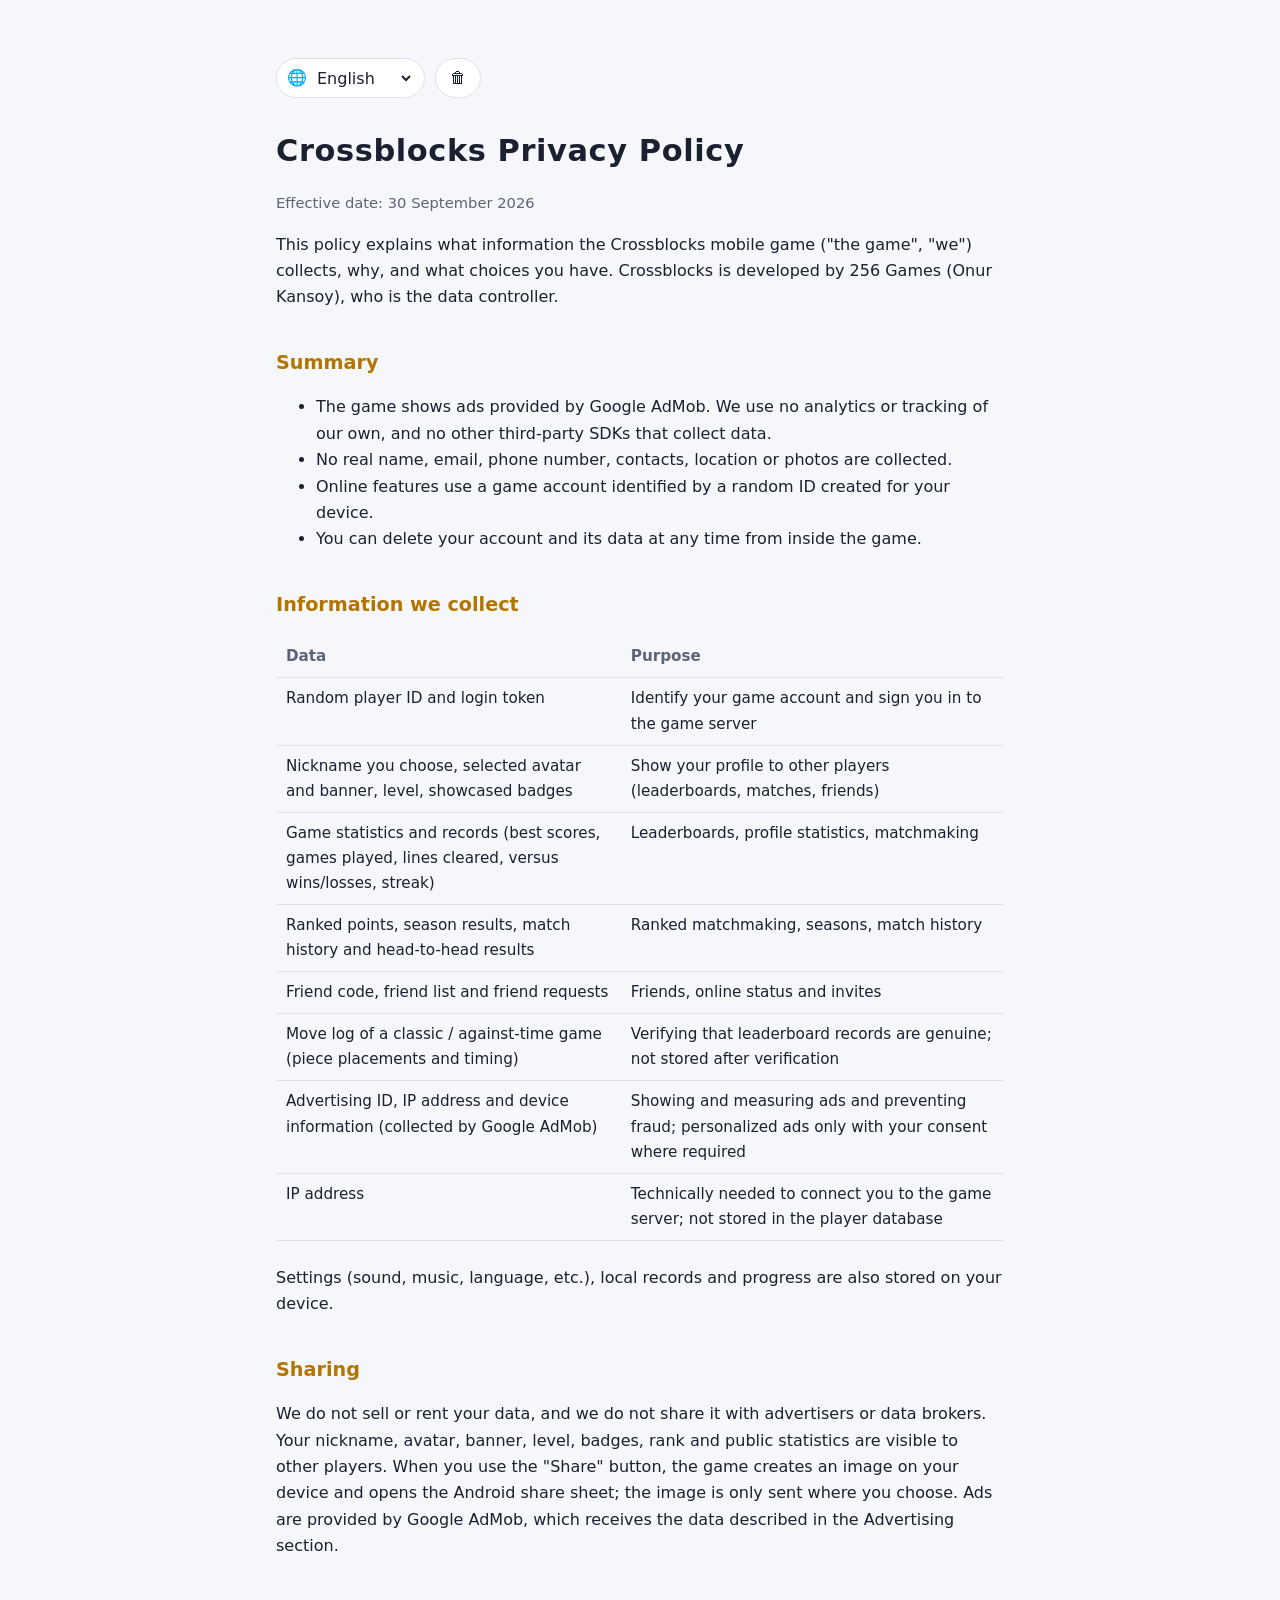
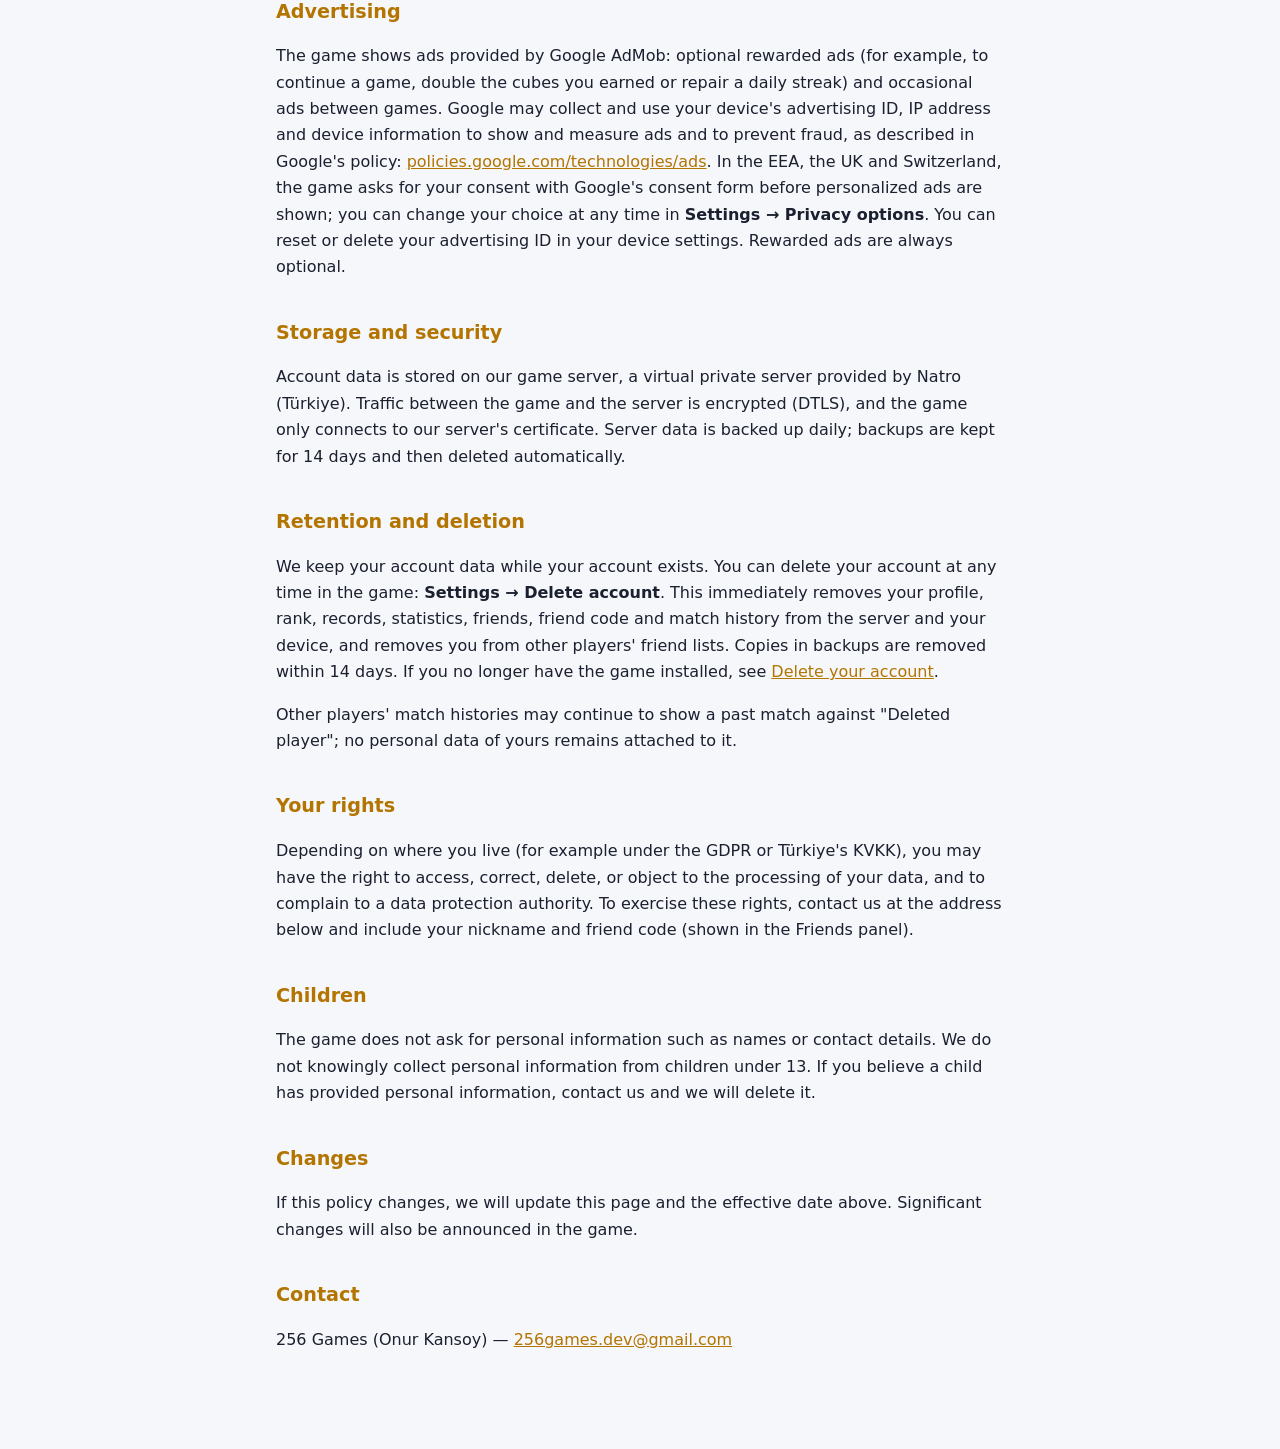
<file: index.html>
<!doctype html>
<html lang="en">
<head>
<meta charset="utf-8">
<meta name="google" content="notranslate">
<meta name="viewport" content="width=device-width, initial-scale=1">
<title>Crossblocks Privacy Policy</title>
<link rel="stylesheet" href="style.css">
</head>
<body>
<main>
<nav><label>🌐 <select id="lang" aria-label="Language"><option value="en">English</option><option value="tr">Türkçe</option><option value="es">Español</option><option value="de">Deutsch</option><option value="fr">Français</option><option value="pt">Português</option><option value="it">Italiano</option><option value="ru">Русский</option><option value="zh">简体中文</option><option value="ja">日本語</option><option value="ko">한국어</option></select></label><a data-keep-lang="delete.html" href="delete.html">🗑</a></nav>
<section id="en" lang="en" data-title="Crossblocks Privacy Policy">
<h1>Crossblocks Privacy Policy</h1>
<p class="muted">Effective date: 30 September 2026</p>
<p>This policy explains what information the Crossblocks mobile game (&quot;the game&quot;, &quot;we&quot;) collects, why, and what choices you have. Crossblocks is developed by 256 Games (Onur Kansoy), who is the data controller.</p>
<h2>Summary</h2>
<ul><li>The game shows ads provided by Google AdMob. We use no analytics or tracking of our own, and no other third-party SDKs that collect data.</li><li>No real name, email, phone number, contacts, location or photos are collected.</li><li>Online features use a game account identified by a random ID created for your device.</li><li>You can delete your account and its data at any time from inside the game.</li></ul>
<h2>Information we collect</h2>
<div class="wrap"><table><tr><th>Data</th><th>Purpose</th></tr><tr><td>Random player ID and login token</td><td>Identify your game account and sign you in to the game server</td></tr><tr><td>Nickname you choose, selected avatar and banner, level, showcased badges</td><td>Show your profile to other players (leaderboards, matches, friends)</td></tr><tr><td>Game statistics and records (best scores, games played, lines cleared, versus wins/losses, streak)</td><td>Leaderboards, profile statistics, matchmaking</td></tr><tr><td>Ranked points, season results, match history and head-to-head results</td><td>Ranked matchmaking, seasons, match history</td></tr><tr><td>Friend code, friend list and friend requests</td><td>Friends, online status and invites</td></tr><tr><td>Move log of a classic / against-time game (piece placements and timing)</td><td>Verifying that leaderboard records are genuine; not stored after verification</td></tr><tr><td>Advertising ID, IP address and device information (collected by Google AdMob)</td><td>Showing and measuring ads and preventing fraud; personalized ads only with your consent where required</td></tr><tr><td>IP address</td><td>Technically needed to connect you to the game server; not stored in the player database</td></tr></table></div>
<p>Settings (sound, music, language, etc.), local records and progress are also stored on your device.</p>
<h2>Sharing</h2>
<p>We do not sell or rent your data, and we do not share it with advertisers or data brokers. Your nickname, avatar, banner, level, badges, rank and public statistics are visible to other players. When you use the &quot;Share&quot; button, the game creates an image on your device and opens the Android share sheet; the image is only sent where you choose. Ads are provided by Google AdMob, which receives the data described in the Advertising section.</p>
<h2>Advertising</h2>
<p>The game shows ads provided by Google AdMob: optional rewarded ads (for example, to continue a game, double the cubes you earned or repair a daily streak) and occasional ads between games. Google may collect and use your device's advertising ID, IP address and device information to show and measure ads and to prevent fraud, as described in Google's policy: <a href="https://policies.google.com/technologies/ads">policies.google.com/technologies/ads</a>. In the EEA, the UK and Switzerland, the game asks for your consent with Google's consent form before personalized ads are shown; you can change your choice at any time in <strong>Settings → Privacy options</strong>. You can reset or delete your advertising ID in your device settings. Rewarded ads are always optional.</p>
<h2>Storage and security</h2>
<p>Account data is stored on our game server, a virtual private server provided by Natro (Türkiye). Traffic between the game and the server is encrypted (DTLS), and the game only connects to our server&#x27;s certificate. Server data is backed up daily; backups are kept for 14 days and then deleted automatically.</p>
<h2>Retention and deletion</h2>
<p>We keep your account data while your account exists. You can delete your account at any time in the game: <strong>Settings → Delete account</strong>. This immediately removes your profile, rank, records, statistics, friends, friend code and match history from the server and your device, and removes you from other players' friend lists. Copies in backups are removed within 14 days. If you no longer have the game installed, see <a data-keep-lang="delete.html" href="delete.html">Delete your account</a>.</p>
<p>Other players&#x27; match histories may continue to show a past match against &quot;Deleted player&quot;; no personal data of yours remains attached to it.</p>
<h2>Your rights</h2>
<p>Depending on where you live (for example under the GDPR or Türkiye&#x27;s KVKK), you may have the right to access, correct, delete, or object to the processing of your data, and to complain to a data protection authority. To exercise these rights, contact us at the address below and include your nickname and friend code (shown in the Friends panel).</p>
<h2>Children</h2>
<p>The game does not ask for personal information such as names or contact details. We do not knowingly collect personal information from children under 13. If you believe a child has provided personal information, contact us and we will delete it.</p>
<h2>Changes</h2>
<p>If this policy changes, we will update this page and the effective date above. Significant changes will also be announced in the game.</p>
<h2>Contact</h2>
<p>256 Games (Onur Kansoy) — <a href="mailto:256games.dev@gmail.com">256games.dev@gmail.com</a></p>
</section>
<section id="tr" lang="tr" data-title="Crossblocks Gizlilik Politikası" hidden>
<h1>Crossblocks Gizlilik Politikası</h1>
<p class="muted">Yürürlük tarihi: 30 Eylül 2026</p>
<p>Bu politika, Crossblocks mobil oyununun (&quot;oyun&quot;, &quot;biz&quot;) hangi bilgileri neden topladığını ve senin hangi seçeneklere sahip olduğunu açıklar. Oyunun geliştiricisi ve veri sorumlusu 256 Games (Onur Kansoy)&#x27;dur.</p>
<h2>Özet</h2>
<ul><li>Oyun, Google AdMob tarafından sağlanan reklamlar gösterir. Kendi analiz ya da takip araçlarımız ve veri toplayan başka üçüncü taraf yazılım yoktur.</li><li>Gerçek ad, e-posta, telefon numarası, rehber, konum ya da fotoğraf toplanmaz.</li><li>Çevrimiçi özellikler, cihazın için rastgele oluşturulan bir kimlikle tanınan bir oyun hesabı kullanır.</li><li>Hesabını ve verilerini istediğin zaman oyunun içinden silebilirsin.</li></ul>
<h2>Toplanan bilgiler</h2>
<div class="wrap"><table><tr><th>Veri</th><th>Amaç</th></tr><tr><td>Rastgele oyuncu kimliği ve giriş anahtarı</td><td>Oyun hesabını tanımak ve sunucuya giriş</td></tr><tr><td>Seçtiğin takma ad, avatar ve afiş, seviye, vitrindeki rozetler</td><td>Profilini diğer oyunculara göstermek (sıralama, maç, arkadaşlar)</td></tr><tr><td>Oyun istatistikleri ve rekorlar (en iyi skorlar, oynanan oyun, silinen satır, versus galibiyet/mağlubiyet, seri)</td><td>Sıralamalar, profil istatistikleri, eşleştirme</td></tr><tr><td>Rank puanı, sezon sonuçları, maç geçmişi ve rakiplere karşı skor</td><td>Dereceli eşleştirme, sezonlar, maç geçmişi</td></tr><tr><td>Arkadaş kodu, arkadaş listesi ve istekler</td><td>Arkadaşlar, çevrimiçi durumu ve davetler</td></tr><tr><td>Classic / zamana karşı oyununun hamle kaydı (taş yerleşimleri ve zamanları)</td><td>Sıralama rekorlarının gerçek olduğunu doğrulamak; doğrulamadan sonra saklanmaz</td></tr><tr><td>Reklam kimliği, IP adresi ve cihaz bilgisi (Google AdMob tarafından toplanır)</td><td>Reklam göstermek ve ölçmek, sahtekârlığı önlemek; kişiselleştirilmiş reklam yalnızca gerektiği yerde onayınla</td></tr><tr><td>IP adresi</td><td>Seni oyun sunucusuna bağlamak için teknik olarak gerekir; oyuncu veritabanında saklanmaz</td></tr></table></div>
<p>Ayarlar (ses, müzik, dil vb.), yerel rekorlar ve ilerleme ayrıca cihazında saklanır.</p>
<h2>Paylaşım</h2>
<p>Verilerini satmayız, kiralamayız; reklamcılarla ya da veri simsarlarıyla paylaşmayız. Takma adın, avatarın, afişin, seviyen, rozetlerin, rankın ve herkese açık istatistiklerin diğer oyunculara görünür. &quot;Paylaş&quot; düğmesini kullandığında oyun cihazında bir resim oluşturur ve Android paylaşma penceresini açar; resim yalnızca senin seçtiğin yere gider. Reklamlar, Reklamlar bölümünde anlatılan verileri alan Google AdMob tarafından sağlanır.</p>
<h2>Reklamlar</h2>
<p>Oyun, Google AdMob tarafından sağlanan reklamlar gösterir: isteğe bağlı ödüllü reklamlar (örneğin oyuna devam etmek, kazandığın küpleri ikiye katlamak ya da günlük seriyi onarmak için) ve oyunlar arasında zaman zaman gösterilen reklamlar. Google, reklam göstermek ve ölçmek ve sahtekârlığı önlemek için cihazının reklam kimliğini, IP adresini ve cihaz bilgilerini toplayıp kullanabilir; ayrıntılar Google'ın politikasında: <a href="https://policies.google.com/technologies/ads">policies.google.com/technologies/ads</a>. AEA, Birleşik Krallık ve İsviçre'de oyun, kişiselleştirilmiş reklam göstermeden önce Google'ın onay formuyla onayını ister; seçimini istediğin zaman <strong>Ayarlar → Gizlilik seçenekleri</strong> bölümünden değiştirebilirsin. Reklam kimliğini cihazının ayarlarından sıfırlayabilir ya da silebilirsin. Ödüllü reklamlar her zaman isteğe bağlıdır.</p>
<h2>Saklama ve güvenlik</h2>
<p>Hesap verileri, Natro (Türkiye) tarafından sağlanan sanal sunucumuzda saklanır. Oyunla sunucu arasındaki trafik şifrelidir (DTLS) ve oyun yalnızca sunucumuzun sertifikasına bağlanır. Sunucu verisi her gün yedeklenir; yedekler 14 gün saklanır ve sonra otomatik olarak silinir.</p>
<h2>Saklama süresi ve silme</h2>
<p>Hesap verilerin, hesabın var olduğu sürece saklanır. Hesabını istediğin zaman oyundan silebilirsin: <strong>Ayarlar → Hesabı sil</strong>. Bu işlem profilini, rankını, rekorlarını, istatistiklerini, arkadaşlarını, arkadaş kodunu ve maç geçmişini sunucudan ve cihazından hemen siler, seni diğer oyuncuların arkadaş listelerinden çıkarır. Yedeklerdeki kopyalar 14 gün içinde silinir. Oyun artık yüklü değilse <a data-keep-lang="delete.html" href="delete.html">Hesap silme</a> sayfasına bak.</p>
<p>Diğer oyuncuların maç geçmişinde seninle yapılmış eski bir maç &quot;Silinmiş oyuncu&quot; olarak görünebilir; buna bağlı hiçbir kişisel verin kalmaz.</p>
<h2>Hakların</h2>
<p>KVKK ve GDPR gibi mevzuat kapsamında verilerine erişme, düzeltme, silme, işlenmesine itiraz etme ve veri koruma otoritesine şikâyette bulunma hakkına sahip olabilirsin. Bu hakları kullanmak için aşağıdaki adrese takma adını ve arkadaş kodunu (Arkadaşlar panelinde görünür) yazarak başvurabilirsin.</p>
<h2>Çocuklar</h2>
<p>Oyun ad veya iletişim bilgisi gibi kişisel bilgiler istemez. 13 yaşından küçük çocuklardan bilerek kişisel bilgi toplamayız. Bir çocuğun kişisel bilgi verdiğini düşünüyorsan bize yaz, sileriz.</p>
<h2>Değişiklikler</h2>
<p>Bu politika değişirse bu sayfayı ve yukarıdaki tarihi güncelleriz. Önemli değişiklikler oyunda da duyurulur.</p>
<h2>İletişim</h2>
<p>256 Games (Onur Kansoy) — <a href="mailto:256games.dev@gmail.com">256games.dev@gmail.com</a></p>
</section>
<section id="es" lang="es" data-title="Política de privacidad de Crossblocks" hidden>
<h1>Política de privacidad de Crossblocks</h1>
<p class="muted">Fecha de entrada en vigor: 30 de septiembre de 2026</p>
<p>Esta política explica qué información recoge el juego para móviles Crossblocks (&quot;el juego&quot;, &quot;nosotros&quot;), por qué y qué opciones tienes. Crossblocks está desarrollado por 256 Games (Onur Kansoy), que es el responsable del tratamiento.</p>
<h2>Resumen</h2>
<ul><li>El juego muestra anuncios de Google AdMob. No usamos analíticas ni seguimiento propios, ni otros SDK de terceros que recojan datos.</li><li>No se recogen nombre real, correo electrónico, número de teléfono, contactos, ubicación ni fotos.</li><li>Las funciones en línea usan una cuenta de juego identificada por un ID aleatorio creado para tu dispositivo.</li><li>Puedes eliminar tu cuenta y sus datos en cualquier momento desde el juego.</li></ul>
<h2>Información que recogemos</h2>
<div class="wrap"><table><tr><th>Dato</th><th>Finalidad</th></tr><tr><td>ID de jugador aleatorio y token de inicio de sesión</td><td>Identificar tu cuenta de juego e iniciar sesión en el servidor</td></tr><tr><td>Apodo que eliges, avatar y estandarte elegidos, nivel, insignias expuestas</td><td>Mostrar tu perfil a otros jugadores (clasificaciones, partidas, amigos)</td></tr><tr><td>Estadísticas y récords (mejores puntuaciones, partidas jugadas, líneas eliminadas, victorias/derrotas en versus, racha)</td><td>Clasificaciones, estadísticas del perfil, emparejamiento</td></tr><tr><td>Puntos de rango, resultados de temporada, historial de partidas y resultados directos</td><td>Emparejamiento clasificatorio, temporadas, historial</td></tr><tr><td>Código de amigo, lista de amigos y solicitudes</td><td>Amigos, estado en línea e invitaciones</td></tr><tr><td>Registro de jugadas de una partida clásica / contrarreloj (colocación de piezas y tiempos)</td><td>Verificar que los récords sean auténticos; no se guarda tras la verificación</td></tr><tr><td>ID de publicidad, dirección IP e información del dispositivo (recogidos por Google AdMob)</td><td>Mostrar y medir anuncios y prevenir el fraude; anuncios personalizados solo con tu consentimiento cuando sea obligatorio</td></tr><tr><td>Dirección IP</td><td>Técnicamente necesaria para conectarte al servidor; no se guarda en la base de datos de jugadores</td></tr></table></div>
<p>Los ajustes (sonido, música, idioma, etc.), los récords locales y el progreso también se guardan en tu dispositivo.</p>
<h2>Compartir datos</h2>
<p>No vendemos ni alquilamos tus datos, ni los compartimos con anunciantes o intermediarios de datos. Tu apodo, avatar, estandarte, nivel, insignias, rango y estadísticas públicas son visibles para otros jugadores. Al usar el botón &quot;Compartir&quot;, el juego crea una imagen en tu dispositivo y abre el menú para compartir de Android; la imagen solo se envía adonde tú elijas. Los anuncios los proporciona Google AdMob, que recibe los datos descritos en la sección Publicidad.</p>
<h2>Publicidad</h2>
<p>El juego muestra anuncios de Google AdMob: anuncios con recompensa opcionales (por ejemplo, para continuar una partida, duplicar los cubos ganados o reparar una racha diaria) y anuncios ocasionales entre partidas. Google puede recoger y usar el ID de publicidad de tu dispositivo, tu dirección IP e información del dispositivo para mostrar y medir anuncios y prevenir el fraude, como se describe en su política: <a href="https://policies.google.com/technologies/ads">policies.google.com/technologies/ads</a>. En el EEE, el Reino Unido y Suiza, el juego te pide consentimiento con el formulario de Google antes de mostrar anuncios personalizados; puedes cambiar tu elección en cualquier momento en <strong>Ajustes → Opciones de privacidad</strong>. Puedes restablecer o eliminar tu ID de publicidad en los ajustes del dispositivo. Los anuncios con recompensa son siempre opcionales.</p>
<h2>Almacenamiento y seguridad</h2>
<p>Los datos de la cuenta se guardan en nuestro servidor de juego, un servidor privado virtual de Natro (Turquía). El tráfico entre el juego y el servidor está cifrado (DTLS) y el juego solo se conecta al certificado de nuestro servidor. Se hace una copia de seguridad diaria; las copias se guardan 14 días y después se eliminan automáticamente.</p>
<h2>Conservación y eliminación</h2>
<p>Conservamos los datos mientras exista tu cuenta. Puedes eliminarla en cualquier momento desde el juego: <strong>Ajustes → Borrar cuenta</strong>. Esto elimina de inmediato tu perfil, rango, récords, estadísticas, amigos, código de amigo e historial del servidor y de tu dispositivo, y te quita de las listas de amigos de otros jugadores. Las copias de seguridad se eliminan en un plazo de 14 días. Si ya no tienes el juego instalado, consulta <a data-keep-lang="delete.html" href="delete.html">Eliminar tu cuenta</a>.</p>
<p>El historial de otros jugadores puede seguir mostrando una partida pasada contra &quot;Jugador eliminado&quot;, sin ningún dato personal tuyo asociado.</p>
<h2>Tus derechos</h2>
<p>Según dónde vivas (por ejemplo, con el RGPD o la KVKK de Turquía), puedes tener derecho a acceder, rectificar, suprimir u oponerte al tratamiento de tus datos, y a reclamar ante una autoridad de protección de datos. Para ejercerlos, escríbenos a la dirección indicada abajo con tu apodo y tu código de amigo (visible en el panel de amigos).</p>
<h2>Menores</h2>
<p>El juego no pide información personal como nombres o datos de contacto. No recogemos a sabiendas información personal de menores de 13 años. Si crees que un menor nos ha facilitado información personal, contáctanos y la eliminaremos.</p>
<h2>Cambios</h2>
<p>Si esta política cambia, actualizaremos esta página y la fecha indicada arriba. Los cambios importantes también se anunciarán en el juego.</p>
<h2>Contacto</h2>
<p>256 Games (Onur Kansoy) — <a href="mailto:256games.dev@gmail.com">256games.dev@gmail.com</a></p>
</section>
<section id="de" lang="de" data-title="Crossblocks Datenschutzerklärung" hidden>
<h1>Crossblocks Datenschutzerklärung</h1>
<p class="muted">Gültig ab: 30. September 2026</p>
<p>Diese Erklärung beschreibt, welche Daten das Handyspiel Crossblocks (&quot;das Spiel&quot;, &quot;wir&quot;) erhebt, warum, und welche Wahlmöglichkeiten du hast. Crossblocks wird von 256 Games (Onur Kansoy) entwickelt, der Verantwortlicher im Sinne des Datenschutzes ist.</p>
<h2>Zusammenfassung</h2>
<ul><li>Das Spiel zeigt Werbung von Google AdMob. Wir nutzen keine eigene Analyse oder Nachverfolgung und keine anderen Drittanbieter-SDKs, die Daten erheben.</li><li>Es werden kein echter Name, keine E-Mail-Adresse, Telefonnummer, Kontakte, Standortdaten oder Fotos erhoben.</li><li>Online-Funktionen nutzen ein Spielkonto, das über eine zufällige, für dein Gerät erzeugte ID erkannt wird.</li><li>Du kannst dein Konto und seine Daten jederzeit im Spiel löschen.</li></ul>
<h2>Welche Daten wir erheben</h2>
<div class="wrap"><table><tr><th>Daten</th><th>Zweck</th></tr><tr><td>Zufällige Spieler-ID und Anmelde-Token</td><td>Dein Spielkonto erkennen und dich am Spielserver anmelden</td></tr><tr><td>Selbst gewählter Spitzname, Avatar und Banner, Stufe, ausgestellte Abzeichen</td><td>Dein Profil anderen Spielern zeigen (Ranglisten, Matches, Freunde)</td></tr><tr><td>Spielstatistiken und Rekorde (Bestwerte, gespielte Runden, gelöschte Reihen, Versus-Siege/-Niederlagen, Serie)</td><td>Ranglisten, Profilstatistiken, Matchmaking</td></tr><tr><td>Ranglistenpunkte, Saisonergebnisse, Spielverlauf und direkte Bilanz</td><td>Ranglisten-Matchmaking, Saisons, Spielverlauf</td></tr><tr><td>Freundescode, Freundesliste und Freundschaftsanfragen</td><td>Freunde, Online-Status und Einladungen</td></tr><tr><td>Zugprotokoll einer Klassisch-/Gegen-die-Zeit-Runde (Platzierungen und Zeiten)</td><td>Prüfen, dass Ranglistenrekorde echt sind; nach der Prüfung nicht gespeichert</td></tr><tr><td>Werbe-ID, IP-Adresse und Geräteinformationen (von Google AdMob erhoben)</td><td>Werbung anzeigen und messen, Betrug verhindern; personalisierte Werbung nur mit deiner Einwilligung, wo erforderlich</td></tr><tr><td>IP-Adresse</td><td>Technisch nötig, um dich mit dem Server zu verbinden; nicht in der Spielerdatenbank gespeichert</td></tr></table></div>
<p>Einstellungen (Ton, Musik, Sprache usw.), lokale Rekorde und Fortschritt werden zusätzlich auf deinem Gerät gespeichert.</p>
<h2>Weitergabe</h2>
<p>Wir verkaufen oder vermieten deine Daten nicht und geben sie nicht an Werbetreibende oder Datenhändler weiter. Spitzname, Avatar, Banner, Stufe, Abzeichen, Rang und öffentliche Statistiken sind für andere Spieler sichtbar. Wenn du &quot;Teilen&quot; nutzt, erstellt das Spiel ein Bild auf deinem Gerät und öffnet das Android-Teilen-Menü; das Bild geht nur dorthin, wohin du es schickst. Werbung wird von Google AdMob bereitgestellt, das die im Abschnitt Werbung beschriebenen Daten erhält.</p>
<h2>Werbung</h2>
<p>Das Spiel zeigt Werbung von Google AdMob: freiwillige Werbung mit Belohnung (zum Beispiel, um eine Runde fortzusetzen, verdiente Würfel zu verdoppeln oder eine Tagesserie zu retten) und gelegentliche Werbung zwischen Runden. Google kann die Werbe-ID deines Geräts, deine IP-Adresse und Geräteinformationen erheben und nutzen, um Werbung anzuzeigen und zu messen und Betrug zu verhindern, wie in Googles Richtlinie beschrieben: <a href="https://policies.google.com/technologies/ads">policies.google.com/technologies/ads</a>. Im EWR, im Vereinigten Königreich und in der Schweiz fragt das Spiel mit dem Einwilligungsformular von Google nach deiner Einwilligung, bevor personalisierte Werbung angezeigt wird; du kannst deine Wahl jederzeit unter <strong>Einstellungen → Datenschutzoptionen</strong> ändern. Deine Werbe-ID kannst du in den Geräteeinstellungen zurücksetzen oder löschen. Werbung mit Belohnung ist immer freiwillig.</p>
<h2>Speicherung und Sicherheit</h2>
<p>Kontodaten liegen auf unserem Spielserver, einem virtuellen privaten Server von Natro (Türkei). Der Datenverkehr zwischen Spiel und Server ist verschlüsselt (DTLS), und das Spiel verbindet sich nur mit dem Zertifikat unseres Servers. Die Serverdaten werden täglich gesichert; Sicherungen werden 14 Tage aufbewahrt und dann automatisch gelöscht.</p>
<h2>Speicherdauer und Löschung</h2>
<p>Wir speichern deine Kontodaten, solange dein Konto besteht. Du kannst es jederzeit im Spiel löschen: <strong>Einstellungen → Konto löschen</strong>. Dabei werden Profil, Rang, Rekorde, Statistiken, Freunde, Freundescode und Spielverlauf sofort vom Server und deinem Gerät gelöscht, und du wirst aus den Freundeslisten anderer Spieler entfernt. Kopien in Sicherungen werden innerhalb von 14 Tagen entfernt. Wenn das Spiel nicht mehr installiert ist, siehe <a data-keep-lang="delete.html" href="delete.html">Konto löschen</a>.</p>
<p>Im Spielverlauf anderer Spieler kann ein früheres Match gegen &quot;Gelöschter Spieler&quot; weiterhin erscheinen; damit sind keine personenbezogenen Daten von dir verknüpft.</p>
<h2>Deine Rechte</h2>
<p>Je nach Wohnort (zum Beispiel nach der DSGVO oder dem türkischen KVKK) hast du das Recht auf Auskunft, Berichtigung, Löschung und Widerspruch gegen die Verarbeitung sowie das Recht, dich bei einer Datenschutzaufsichtsbehörde zu beschweren. Schreibe uns dazu an die unten stehende Adresse mit deinem Spitznamen und Freundescode (im Freunde-Bereich sichtbar).</p>
<h2>Kinder</h2>
<p>Das Spiel fragt keine personenbezogenen Daten wie Namen oder Kontaktdaten ab. Wir erheben wissentlich keine personenbezogenen Daten von Kindern unter 13 Jahren. Wenn du glaubst, dass ein Kind uns solche Daten gegeben hat, schreib uns und wir löschen sie.</p>
<h2>Änderungen</h2>
<p>Wenn sich diese Erklärung ändert, aktualisieren wir diese Seite und das Datum oben. Wesentliche Änderungen werden auch im Spiel angekündigt.</p>
<h2>Kontakt</h2>
<p>256 Games (Onur Kansoy) — <a href="mailto:256games.dev@gmail.com">256games.dev@gmail.com</a></p>
</section>
<section id="fr" lang="fr" data-title="Politique de confidentialité de Crossblocks" hidden>
<h1>Politique de confidentialité de Crossblocks</h1>
<p class="muted">Date d&#x27;entrée en vigueur : 30 septembre 2026</p>
<p>Cette politique explique quelles informations le jeu mobile Crossblocks (« le jeu », « nous ») collecte, pourquoi, et quels choix s&#x27;offrent à toi. Crossblocks est développé par 256 Games (Onur Kansoy), responsable du traitement.</p>
<h2>Résumé</h2>
<ul><li>Le jeu affiche des publicités fournies par Google AdMob. Nous n&#x27;utilisons aucun outil d&#x27;analyse ou de suivi propre, ni d&#x27;autre SDK tiers qui collecte des données.</li><li>Aucun nom réel, e-mail, numéro de téléphone, contact, localisation ni photo n&#x27;est collecté.</li><li>Les fonctions en ligne utilisent un compte de jeu identifié par un identifiant aléatoire créé pour ton appareil.</li><li>Tu peux supprimer ton compte et ses données à tout moment depuis le jeu.</li></ul>
<h2>Informations collectées</h2>
<div class="wrap"><table><tr><th>Donnée</th><th>Finalité</th></tr><tr><td>Identifiant de joueur aléatoire et jeton de connexion</td><td>Identifier ton compte et te connecter au serveur de jeu</td></tr><tr><td>Pseudo choisi, avatar et bannière choisis, niveau, badges exposés</td><td>Afficher ton profil aux autres joueurs (classements, matchs, amis)</td></tr><tr><td>Statistiques et records (meilleurs scores, parties jouées, lignes effacées, victoires/défaites en versus, série)</td><td>Classements, statistiques du profil, matchmaking</td></tr><tr><td>Points de rang, résultats de saison, historique des matchs et bilan face à face</td><td>Matchmaking classé, saisons, historique</td></tr><tr><td>Code ami, liste d&#x27;amis et demandes d&#x27;ami</td><td>Amis, statut en ligne et invitations</td></tr><tr><td>Journal des coups d&#x27;une partie classique / contre la montre (placements et temps)</td><td>Vérifier que les records sont authentiques ; non conservé après vérification</td></tr><tr><td>Identifiant publicitaire, adresse IP et informations sur l&#x27;appareil (collectés par Google AdMob)</td><td>Afficher et mesurer les publicités, prévenir la fraude ; publicités personnalisées uniquement avec ton consentement lorsque c&#x27;est requis</td></tr><tr><td>Adresse IP</td><td>Techniquement nécessaire pour te connecter au serveur ; non conservée dans la base de joueurs</td></tr></table></div>
<p>Les réglages (son, musique, langue, etc.), les records locaux et la progression sont aussi enregistrés sur ton appareil.</p>
<h2>Partage</h2>
<p>Nous ne vendons ni ne louons tes données, et ne les partageons pas avec des annonceurs ou des courtiers en données. Ton pseudo, avatar, bannière, niveau, badges, rang et statistiques publiques sont visibles par les autres joueurs. Avec le bouton « Partager », le jeu crée une image sur ton appareil et ouvre le menu de partage Android ; l&#x27;image n&#x27;est envoyée que là où tu le choisis. Les publicités sont fournies par Google AdMob, qui reçoit les données décrites dans la section Publicité.</p>
<h2>Publicité</h2>
<p>Le jeu affiche des publicités fournies par Google AdMob : des publicités avec récompense facultatives (par exemple pour continuer une partie, doubler les cubes gagnés ou réparer une série quotidienne) et, de temps en temps, des publicités entre les parties. Google peut collecter et utiliser l'identifiant publicitaire de ton appareil, ton adresse IP et des informations sur l'appareil pour afficher et mesurer les publicités et prévenir la fraude, comme décrit dans sa politique : <a href="https://policies.google.com/technologies/ads">policies.google.com/technologies/ads</a>. Dans l'EEE, au Royaume-Uni et en Suisse, le jeu te demande ton consentement via le formulaire de Google avant d'afficher des publicités personnalisées ; tu peux modifier ton choix à tout moment dans <strong>Paramètres → Options de confidentialité</strong>. Tu peux réinitialiser ou supprimer ton identifiant publicitaire dans les paramètres de ton appareil. Les publicités avec récompense sont toujours facultatives.</p>
<h2>Stockage et sécurité</h2>
<p>Les données de compte sont stockées sur notre serveur de jeu, un serveur privé virtuel fourni par Natro (Turquie). Le trafic entre le jeu et le serveur est chiffré (DTLS) et le jeu ne se connecte qu&#x27;au certificat de notre serveur. Les données sont sauvegardées chaque jour ; les sauvegardes sont conservées 14 jours puis supprimées automatiquement.</p>
<h2>Conservation et suppression</h2>
<p>Nous conservons les données tant que ton compte existe. Tu peux le supprimer à tout moment dans le jeu : <strong>Paramètres → Supprimer le compte</strong>. Cela efface immédiatement ton profil, rang, records, statistiques, amis, code ami et historique du serveur et de ton appareil, et te retire des listes d'amis des autres joueurs. Les copies de sauvegarde sont effacées sous 14 jours. Si le jeu n'est plus installé, consulte <a data-keep-lang="delete.html" href="delete.html">Supprimer ton compte</a>.</p>
<p>L&#x27;historique d&#x27;autres joueurs peut encore montrer un ancien match contre « Joueur supprimé », sans aucune donnée personnelle te concernant.</p>
<h2>Tes droits</h2>
<p>Selon ton lieu de résidence (par exemple au titre du RGPD ou de la loi turque KVKK), tu peux avoir le droit d&#x27;accéder à tes données, de les rectifier, de les effacer ou de t&#x27;opposer à leur traitement, et d&#x27;introduire une réclamation auprès d&#x27;une autorité de protection des données. Pour exercer ces droits, écris-nous à l&#x27;adresse ci-dessous en indiquant ton pseudo et ton code ami (visible dans le panneau Amis).</p>
<h2>Enfants</h2>
<p>Le jeu ne demande aucune information personnelle comme un nom ou des coordonnées. Nous ne collectons pas sciemment d&#x27;informations personnelles d&#x27;enfants de moins de 13 ans. Si tu penses qu&#x27;un enfant nous en a fourni, contacte-nous et nous les supprimerons.</p>
<h2>Modifications</h2>
<p>Si cette politique change, nous mettrons à jour cette page et la date ci-dessus. Les changements importants seront aussi annoncés dans le jeu.</p>
<h2>Contact</h2>
<p>256 Games (Onur Kansoy) — <a href="mailto:256games.dev@gmail.com">256games.dev@gmail.com</a></p>
</section>
<section id="pt" lang="pt" data-title="Política de privacidade do Crossblocks" hidden>
<h1>Política de privacidade do Crossblocks</h1>
<p class="muted">Data de vigência: 30 de setembro de 2026</p>
<p>Esta política explica quais informações o jogo para celular Crossblocks (&quot;o jogo&quot;, &quot;nós&quot;) coleta, por quê e quais escolhas você tem. O Crossblocks é desenvolvido por 256 Games (Onur Kansoy), o controlador dos dados.</p>
<h2>Resumo</h2>
<ul><li>O jogo exibe anúncios fornecidos pelo Google AdMob. Não usamos análise ou rastreamento próprios nem outros SDKs de terceiros que coletem dados.</li><li>Não coletamos nome real, e-mail, telefone, contatos, localização ou fotos.</li><li>Os recursos online usam uma conta de jogo identificada por um ID aleatório criado para o seu dispositivo.</li><li>Você pode excluir sua conta e os dados dela a qualquer momento dentro do jogo.</li></ul>
<h2>Informações que coletamos</h2>
<div class="wrap"><table><tr><th>Dado</th><th>Finalidade</th></tr><tr><td>ID de jogador aleatório e token de login</td><td>Identificar sua conta e conectar você ao servidor do jogo</td></tr><tr><td>Apelido escolhido, avatar e banner escolhidos, nível, emblemas em destaque</td><td>Mostrar seu perfil a outros jogadores (rankings, partidas, amigos)</td></tr><tr><td>Estatísticas e recordes (melhores pontuações, partidas jogadas, linhas eliminadas, vitórias/derrotas no versus, sequência)</td><td>Rankings, estatísticas do perfil, pareamento</td></tr><tr><td>Pontos de rank, resultados de temporada, histórico de partidas e confrontos diretos</td><td>Pareamento ranqueado, temporadas, histórico</td></tr><tr><td>Código de amigo, lista de amigos e pedidos de amizade</td><td>Amigos, status online e convites</td></tr><tr><td>Registro de jogadas de uma partida clássica / contra o tempo (posições das peças e tempos)</td><td>Verificar se os recordes são autênticos; não é guardado após a verificação</td></tr><tr><td>ID de publicidade, endereço IP e informações do dispositivo (coletados pelo Google AdMob)</td><td>Exibir e medir anúncios e evitar fraudes; anúncios personalizados só com seu consentimento, quando exigido</td></tr><tr><td>Endereço IP</td><td>Tecnicamente necessário para conectar você ao servidor; não é guardado no banco de dados de jogadores</td></tr></table></div>
<p>Configurações (som, música, idioma etc.), recordes locais e progresso também ficam salvos no seu dispositivo.</p>
<h2>Compartilhamento</h2>
<p>Não vendemos nem alugamos seus dados e não os compartilhamos com anunciantes ou corretores de dados. Seu apelido, avatar, banner, nível, emblemas, rank e estatísticas públicas ficam visíveis para outros jogadores. Ao usar o botão &quot;Compartilhar&quot;, o jogo cria uma imagem no seu dispositivo e abre o menu de compartilhamento do Android; a imagem só vai para onde você escolher. Os anúncios são fornecidos pelo Google AdMob, que recebe os dados descritos na seção Publicidade.</p>
<h2>Publicidade</h2>
<p>O jogo exibe anúncios fornecidos pelo Google AdMob: anúncios premiados opcionais (por exemplo, para continuar uma partida, dobrar os cubos ganhos ou recuperar uma sequência diária) e anúncios ocasionais entre partidas. O Google pode coletar e usar o ID de publicidade do seu dispositivo, seu endereço IP e informações do dispositivo para exibir e medir anúncios e evitar fraudes, conforme descrito na política do Google: <a href="https://policies.google.com/technologies/ads">policies.google.com/technologies/ads</a>. No EEE, no Reino Unido e na Suíça, o jogo pede seu consentimento com o formulário do Google antes de exibir anúncios personalizados; você pode mudar sua escolha a qualquer momento em <strong>Configurações → Opções de privacidade</strong>. Você pode redefinir ou excluir seu ID de publicidade nas configurações do dispositivo. Os anúncios premiados são sempre opcionais.</p>
<h2>Armazenamento e segurança</h2>
<p>Os dados da conta ficam no nosso servidor de jogo, um servidor privado virtual fornecido pela Natro (Turquia). O tráfego entre o jogo e o servidor é criptografado (DTLS), e o jogo só se conecta ao certificado do nosso servidor. Os dados são copiados diariamente; os backups são mantidos por 14 dias e depois excluídos automaticamente.</p>
<h2>Retenção e exclusão</h2>
<p>Mantemos os dados enquanto sua conta existir. Você pode excluí-la a qualquer momento no jogo: <strong>Configurações → Excluir conta</strong>. Isso remove imediatamente seu perfil, rank, recordes, estatísticas, amigos, código de amigo e histórico do servidor e do seu dispositivo, e tira você das listas de amigos de outros jogadores. Cópias em backups são removidas em até 14 dias. Se o jogo não estiver mais instalado, veja <a data-keep-lang="delete.html" href="delete.html">Excluir sua conta</a>.</p>
<p>O histórico de outros jogadores pode continuar mostrando uma partida antiga contra &quot;Jogador excluído&quot;, sem nenhum dado pessoal seu associado.</p>
<h2>Seus direitos</h2>
<p>Dependendo de onde você mora (por exemplo, pela LGPD, pelo GDPR ou pela KVKK da Turquia), você pode ter o direito de acessar, corrigir, excluir ou se opor ao tratamento dos seus dados e de reclamar a uma autoridade de proteção de dados. Para exercer esses direitos, escreva para o endereço abaixo informando seu apelido e código de amigo (visível no painel de amigos).</p>
<h2>Crianças</h2>
<p>O jogo não pede informações pessoais como nome ou contato. Não coletamos intencionalmente informações pessoais de crianças menores de 13 anos. Se você acredita que uma criança nos forneceu dados pessoais, entre em contato e os excluiremos.</p>
<h2>Alterações</h2>
<p>Se esta política mudar, atualizaremos esta página e a data acima. Mudanças importantes também serão anunciadas no jogo.</p>
<h2>Contato</h2>
<p>256 Games (Onur Kansoy) — <a href="mailto:256games.dev@gmail.com">256games.dev@gmail.com</a></p>
</section>
<section id="it" lang="it" data-title="Informativa sulla privacy di Crossblocks" hidden>
<h1>Informativa sulla privacy di Crossblocks</h1>
<p class="muted">Data di entrata in vigore: 30 settembre 2026</p>
<p>Questa informativa spiega quali dati raccoglie il gioco per dispositivi mobili Crossblocks (&quot;il gioco&quot;, &quot;noi&quot;), perché e quali scelte hai. Crossblocks è sviluppato da 256 Games (Onur Kansoy), titolare del trattamento.</p>
<h2>In breve</h2>
<ul><li>Il gioco mostra annunci forniti da Google AdMob. Non usiamo strumenti di analisi o tracciamento nostri né altri SDK di terze parti che raccolgono dati.</li><li>Non raccogliamo nome reale, e-mail, numero di telefono, contatti, posizione o foto.</li><li>Le funzioni online usano un account di gioco identificato da un ID casuale creato per il tuo dispositivo.</li><li>Puoi eliminare l&#x27;account e i suoi dati in qualsiasi momento dal gioco.</li></ul>
<h2>Dati raccolti</h2>
<div class="wrap"><table><tr><th>Dato</th><th>Finalità</th></tr><tr><td>ID giocatore casuale e token di accesso</td><td>Riconoscere il tuo account e collegarti al server di gioco</td></tr><tr><td>Nickname scelto, avatar e stendardo scelti, livello, distintivi in vetrina</td><td>Mostrare il tuo profilo agli altri giocatori (classifiche, partite, amici)</td></tr><tr><td>Statistiche e record (punteggi migliori, partite giocate, righe eliminate, vittorie/sconfitte in versus, serie)</td><td>Classifiche, statistiche del profilo, matchmaking</td></tr><tr><td>Punti rango, risultati stagionali, cronologia partite e scontri diretti</td><td>Matchmaking classificato, stagioni, cronologia</td></tr><tr><td>Codice amico, lista amici e richieste di amicizia</td><td>Amici, stato online e inviti</td></tr><tr><td>Registro delle mosse di una partita classica / contro il tempo (posizionamenti e tempi)</td><td>Verificare che i record siano autentici; non conservato dopo la verifica</td></tr><tr><td>ID pubblicitario, indirizzo IP e informazioni sul dispositivo (raccolti da Google AdMob)</td><td>Mostrare e misurare gli annunci e prevenire le frodi; annunci personalizzati solo con il tuo consenso, dove richiesto</td></tr><tr><td>Indirizzo IP</td><td>Tecnicamente necessario per collegarti al server; non conservato nel database dei giocatori</td></tr></table></div>
<p>Impostazioni (suono, musica, lingua ecc.), record locali e progressi sono salvati anche sul tuo dispositivo.</p>
<h2>Condivisione</h2>
<p>Non vendiamo né affittiamo i tuoi dati e non li condividiamo con inserzionisti o intermediari di dati. Nickname, avatar, stendardo, livello, distintivi, rango e statistiche pubbliche sono visibili agli altri giocatori. Con il pulsante &quot;Condividi&quot; il gioco crea un&#x27;immagine sul tuo dispositivo e apre il menu di condivisione di Android; l&#x27;immagine va solo dove scegli tu. Gli annunci sono forniti da Google AdMob, che riceve i dati descritti nella sezione Pubblicità.</p>
<h2>Pubblicità</h2>
<p>Il gioco mostra annunci forniti da Google AdMob: annunci con premio facoltativi (ad esempio per continuare una partita, raddoppiare i cubi guadagnati o recuperare una serie giornaliera) e, di tanto in tanto, annunci tra una partita e l'altra. Google può raccogliere e usare l'ID pubblicitario del tuo dispositivo, il tuo indirizzo IP e informazioni sul dispositivo per mostrare e misurare gli annunci e prevenire le frodi, come descritto nella sua policy: <a href="https://policies.google.com/technologies/ads">policies.google.com/technologies/ads</a>. Nel SEE, nel Regno Unito e in Svizzera il gioco chiede il tuo consenso con il modulo di Google prima di mostrare annunci personalizzati; puoi cambiare la tua scelta in qualsiasi momento in <strong>Impostazioni → Opzioni privacy</strong>. Puoi reimpostare o eliminare l'ID pubblicitario nelle impostazioni del dispositivo. Gli annunci con premio sono sempre facoltativi.</p>
<h2>Conservazione e sicurezza</h2>
<p>I dati dell&#x27;account sono conservati sul nostro server di gioco, un server privato virtuale fornito da Natro (Turchia). Il traffico tra gioco e server è cifrato (DTLS) e il gioco si collega solo al certificato del nostro server. I dati vengono salvati ogni giorno; i backup sono conservati per 14 giorni e poi eliminati automaticamente.</p>
<h2>Durata ed eliminazione</h2>
<p>Conserviamo i dati finché il tuo account esiste. Puoi eliminarlo in qualsiasi momento dal gioco: <strong>Impostazioni → Elimina account</strong>. Profilo, rango, record, statistiche, amici, codice amico e cronologia vengono eliminati subito dal server e dal dispositivo, e vieni rimosso dalle liste amici degli altri giocatori. Le copie nei backup vengono rimosse entro 14 giorni. Se il gioco non è più installato, vedi <a data-keep-lang="delete.html" href="delete.html">Eliminare l&#x27;account</a>.</p>
<p>La cronologia di altri giocatori può ancora mostrare una vecchia partita contro &quot;Giocatore eliminato&quot;, senza alcun tuo dato personale collegato.</p>
<h2>I tuoi diritti</h2>
<p>A seconda di dove vivi (ad esempio in base al GDPR o alla legge turca KVKK), puoi avere il diritto di accedere, rettificare, cancellare i tuoi dati od opporti al trattamento, e di presentare reclamo a un&#x27;autorità di controllo. Per esercitarli, scrivici all&#x27;indirizzo qui sotto indicando nickname e codice amico (visibile nel pannello Amici).</p>
<h2>Minori</h2>
<p>Il gioco non chiede dati personali come nome o recapiti. Non raccogliamo consapevolmente dati personali di minori di 13 anni. Se ritieni che un minore ci abbia fornito dati personali, contattaci e li elimineremo.</p>
<h2>Modifiche</h2>
<p>Se questa informativa cambia, aggiorneremo questa pagina e la data indicata sopra. Le modifiche importanti saranno annunciate anche nel gioco.</p>
<h2>Contatti</h2>
<p>256 Games (Onur Kansoy) — <a href="mailto:256games.dev@gmail.com">256games.dev@gmail.com</a></p>
</section>
<section id="ru" lang="ru" data-title="Политика конфиденциальности Crossblocks" hidden>
<h1>Политика конфиденциальности Crossblocks</h1>
<p class="muted">Дата вступления в силу: 30 сентября 2026 г.</p>
<p>Эта политика объясняет, какие данные собирает мобильная игра Crossblocks («игра», «мы»), зачем и какой у тебя есть выбор. Разработчик Crossblocks и оператор данных — 256 Games (Onur Kansoy).</p>
<h2>Кратко</h2>
<ul><li>В игре показывается реклама Google AdMob. Собственной аналитики и отслеживания у нас нет, других сторонних SDK, собирающих данные, тоже нет.</li><li>Мы не собираем настоящее имя, e-mail, номер телефона, контакты, местоположение или фото.</li><li>Онлайн-функции используют игровой аккаунт, который распознаётся по случайному ID, созданному для твоего устройства.</li><li>Ты можешь удалить аккаунт и его данные в любой момент прямо в игре.</li></ul>
<h2>Какие данные мы собираем</h2>
<div class="wrap"><table><tr><th>Данные</th><th>Цель</th></tr><tr><td>Случайный ID игрока и токен входа</td><td>Распознать игровой аккаунт и подключить тебя к серверу</td></tr><tr><td>Выбранный ник, аватар и баннер, уровень, выставленные значки</td><td>Показывать твой профиль другим игрокам (рейтинги, матчи, друзья)</td></tr><tr><td>Игровая статистика и рекорды (лучшие результаты, сыгранные игры, убранные линии, победы/поражения в дуэлях, серия)</td><td>Рейтинги, статистика профиля, подбор соперников</td></tr><tr><td>Очки ранга, итоги сезонов, история матчей и счёт личных встреч</td><td>Рейтинговый подбор, сезоны, история матчей</td></tr><tr><td>Код друга, список друзей и заявки</td><td>Друзья, статус «в сети» и приглашения</td></tr><tr><td>Запись ходов в классическом режиме / режиме на время (расстановка фигур и время)</td><td>Проверка подлинности рекордов; после проверки не хранится</td></tr><tr><td>Рекламный идентификатор, IP-адрес и сведения об устройстве (собирает Google AdMob)</td><td>Показ и измерение рекламы, защита от мошенничества; персонализированная реклама — только с твоего согласия, где это требуется</td></tr><tr><td>IP-адрес</td><td>Технически нужен для подключения к серверу; не хранится в базе игроков</td></tr></table></div>
<p>Настройки (звук, музыка, язык и т. д.), локальные рекорды и прогресс также хранятся на твоём устройстве.</p>
<h2>Передача данных</h2>
<p>Мы не продаём и не сдаём твои данные в аренду и не передаём их рекламодателям или брокерам данных. Твой ник, аватар, баннер, уровень, значки, ранг и публичная статистика видны другим игрокам. При нажатии «Поделиться» игра создаёт изображение на устройстве и открывает меню Android «Поделиться»; изображение уходит только туда, куда выберешь ты. Рекламу предоставляет Google AdMob, который получает данные, описанные в разделе «Реклама».</p>
<h2>Реклама</h2>
<p>В игре показывается реклама Google AdMob: необязательная реклама с наградой (например, чтобы продолжить игру, удвоить полученные кубы или восстановить ежедневную серию) и иногда реклама между играми. Google может собирать и использовать рекламный идентификатор устройства, IP-адрес и сведения об устройстве, чтобы показывать и измерять рекламу и предотвращать мошенничество, как описано в его политике: <a href="https://policies.google.com/technologies/ads">policies.google.com/technologies/ads</a>. В ЕЭЗ, Великобритании и Швейцарии игра запрашивает твоё согласие через форму Google, прежде чем показывать персонализированную рекламу; изменить выбор можно в любое время в разделе <strong>Настройки → Параметры конфиденциальности</strong>. Рекламный идентификатор можно сбросить или удалить в настройках устройства. Реклама с наградой всегда необязательна.</p>
<h2>Хранение и безопасность</h2>
<p>Данные аккаунта хранятся на нашем игровом сервере — виртуальном выделенном сервере Natro (Турция). Трафик между игрой и сервером зашифрован (DTLS), и игра подключается только к сертификату нашего сервера. Данные сервера ежедневно резервируются; копии хранятся 14 дней и затем удаляются автоматически.</p>
<h2>Срок хранения и удаление</h2>
<p>Мы храним данные, пока существует твой аккаунт. Удалить его можно в любой момент в игре: <strong>Настройки → Удалить аккаунт</strong>. Профиль, ранг, рекорды, статистика, друзья, код друга и история матчей сразу удаляются с сервера и устройства, а ты исчезаешь из списков друзей других игроков. Копии в резервных архивах удаляются в течение 14 дней. Если игра уже не установлена, см. <a data-keep-lang="delete.html" href="delete.html">Удаление аккаунта</a>.</p>
<p>В истории матчей других игроков может остаться прошлый матч против «Удалённый игрок» — без каких-либо твоих персональных данных.</p>
<h2>Твои права</h2>
<p>В зависимости от места проживания (например, по GDPR или турецкому закону KVKK) у тебя может быть право на доступ, исправление, удаление данных и возражение против их обработки, а также право подать жалобу в орган по защите данных. Для этого напиши нам на адрес ниже, указав ник и код друга (виден в разделе «Друзья»).</p>
<h2>Дети</h2>
<p>Игра не запрашивает персональные данные, такие как имя или контакты. Мы сознательно не собираем персональные данные детей младше 13 лет. Если ты считаешь, что ребёнок передал нам такие данные, напиши нам — мы их удалим.</p>
<h2>Изменения</h2>
<p>Если политика изменится, мы обновим эту страницу и дату выше. О существенных изменениях также сообщим в игре.</p>
<h2>Контакты</h2>
<p>256 Games (Onur Kansoy) — <a href="mailto:256games.dev@gmail.com">256games.dev@gmail.com</a></p>
</section>
<section id="zh" lang="zh" data-title="Crossblocks 隐私政策" hidden>
<h1>Crossblocks 隐私政策</h1>
<p class="muted">生效日期：2026年9月30日</p>
<p>本政策说明手机游戏 Crossblocks（“本游戏”“我们”）收集哪些信息、为何收集，以及你有哪些选择。Crossblocks 由 256 Games (Onur Kansoy) 开发，并由其担任数据控制者。</p>
<h2>概要</h2>
<ul><li>游戏会展示由 Google AdMob 提供的广告。我们没有自己的分析或跟踪工具，也没有其他收集数据的第三方 SDK。</li><li>不收集真实姓名、电子邮箱、电话号码、通讯录、位置或照片。</li><li>在线功能使用一个游戏账号，通过为你的设备随机生成的 ID 识别。</li><li>你可以随时在游戏内删除账号及其数据。</li></ul>
<h2>我们收集的信息</h2>
<div class="wrap"><table><tr><th>数据</th><th>用途</th></tr><tr><td>随机玩家 ID 和登录令牌</td><td>识别你的游戏账号并登录游戏服务器</td></tr><tr><td>你选择的昵称、头像和横幅、等级、展示的徽章</td><td>向其他玩家展示你的资料（排行榜、对战、好友）</td></tr><tr><td>游戏统计和纪录（最高分、游戏局数、消除行数、对战胜负、连续天数）</td><td>排行榜、资料统计、匹配</td></tr><tr><td>段位积分、赛季结果、对战记录和双方交手战绩</td><td>排位匹配、赛季、对战记录</td></tr><tr><td>好友码、好友列表和好友请求</td><td>好友、在线状态和邀请</td></tr><tr><td>经典 / 限时模式的操作记录（方块位置和时间）</td><td>验证排行榜纪录的真实性；验证后不保存</td></tr><tr><td>广告 ID、IP 地址和设备信息（由 Google AdMob 收集）</td><td>展示和衡量广告、防止欺诈；仅在需要时经你同意后展示个性化广告</td></tr><tr><td>IP 地址</td><td>连接游戏服务器的技术需要；不保存在玩家数据库中</td></tr></table></div>
<p>设置（音效、音乐、语言等）、本地纪录和进度也保存在你的设备上。</p>
<h2>共享</h2>
<p>我们不会出售或出租你的数据，也不会与广告商或数据经纪商共享。你的昵称、头像、横幅、等级、徽章、段位和公开统计对其他玩家可见。使用“分享”按钮时，游戏会在你的设备上生成一张图片并打开 Android 分享菜单；图片只会发送到你选择的地方。广告由 Google AdMob 提供，它会接收“广告”部分所述的数据。</p>
<h2>广告</h2>
<p>游戏会展示由 Google AdMob 提供的广告：可选的激励广告（例如继续游戏、将获得的方块翻倍或修复每日连续记录）以及偶尔在两局之间出现的广告。Google 可能会收集并使用你设备的广告 ID、IP 地址和设备信息，用于展示和衡量广告及防止欺诈，详见 Google 的政策：<a href="https://policies.google.com/technologies/ads">policies.google.com/technologies/ads</a>。在欧洲经济区、英国和瑞士，游戏会在展示个性化广告前通过 Google 的同意表单征求你的同意；你可以随时在<strong>设置 → 隐私选项</strong>中更改选择。你可以在设备设置中重置或删除广告 ID。激励广告始终是可选的。</p>
<h2>存储与安全</h2>
<p>账号数据存储在我们的游戏服务器上，这是一台由 Natro（土耳其）提供的虚拟专用服务器。游戏与服务器之间的通信经过加密（DTLS），游戏只信任我们服务器的证书。服务器数据每天备份，备份保留 14 天后自动删除。</p>
<h2>保留与删除</h2>
<p>账号存在期间我们会保留你的账号数据。你可以随时在游戏中删除账号：<strong>设置 → 删除账号</strong>。这会立即从服务器和你的设备上删除你的资料、段位、纪录、统计、好友、好友码和对战记录，并将你从其他玩家的好友列表中移除。备份中的副本会在 14 天内删除。如果你已卸载游戏，请参阅<a data-keep-lang="delete.html" href="delete.html">删除账号</a>。</p>
<p>其他玩家的对战记录中可能仍会显示与“已删除的玩家”的旧对局，但不会关联你的任何个人数据。</p>
<h2>你的权利</h2>
<p>根据你所在地区的法律（例如 GDPR 或土耳其 KVKK），你可能有权访问、更正、删除你的数据或反对其处理，并有权向数据保护机构投诉。如需行使这些权利，请发邮件至下方地址，并注明你的昵称和好友码（在好友面板中显示）。</p>
<h2>儿童</h2>
<p>本游戏不会要求提供姓名或联系方式等个人信息。我们不会在知情的情况下收集 13 岁以下儿童的个人信息。如果你认为有儿童向我们提供了个人信息，请联系我们，我们会将其删除。</p>
<h2>变更</h2>
<p>如本政策有变更，我们会更新本页面和上方的日期。重要变更也会在游戏中公告。</p>
<h2>联系方式</h2>
<p>256 Games (Onur Kansoy) — <a href="mailto:256games.dev@gmail.com">256games.dev@gmail.com</a></p>
</section>
<section id="ja" lang="ja" data-title="Crossblocks プライバシーポリシー" hidden>
<h1>Crossblocks プライバシーポリシー</h1>
<p class="muted">施行日：2026年9月30日</p>
<p>本ポリシーは、モバイルゲーム Crossblocks（以下「本ゲーム」「当方」）がどのような情報をなぜ収集するのか、またあなたが選べることについて説明します。Crossblocks は 256 Games (Onur Kansoy) が開発しており、同人がデータ管理者です。</p>
<h2>概要</h2>
<ul><li>このゲームは Google AdMob が提供する広告を表示します。独自の分析・トラッキングは行わず、データを収集するその他のサードパーティ SDK も使用しません。</li><li>本名、メールアドレス、電話番号、連絡先、位置情報、写真は収集しません。</li><li>オンライン機能は、端末ごとにランダムに作成される ID で識別されるゲームアカウントを使用します。</li><li>アカウントとそのデータは、いつでもゲーム内から削除できます。</li></ul>
<h2>収集する情報</h2>
<div class="wrap"><table><tr><th>データ</th><th>目的</th></tr><tr><td>ランダムなプレイヤー ID とログイントークン</td><td>ゲームアカウントの識別とゲームサーバーへのログイン</td></tr><tr><td>選択したニックネーム、アバター、バナー、レベル、展示中のバッジ</td><td>他のプレイヤーへのプロフィール表示（ランキング、対戦、フレンド）</td></tr><tr><td>ゲームの統計と記録（ベストスコア、プレイ回数、消去ライン数、対戦の勝敗、連続記録）</td><td>ランキング、プロフィール統計、マッチング</td></tr><tr><td>ランクポイント、シーズン結果、対戦履歴、対戦相手との通算成績</td><td>ランクマッチ、シーズン、対戦履歴</td></tr><tr><td>フレンドコード、フレンドリスト、フレンド申請</td><td>フレンド、オンライン状態、招待</td></tr><tr><td>クラシック／タイムアタックの操作記録（ピースの配置と時間）</td><td>ランキング記録が正当であることの確認（確認後は保存しません）</td></tr><tr><td>広告 ID、IP アドレス、端末情報（Google AdMob が収集）</td><td>広告の表示と効果測定、不正防止。パーソナライズド広告は必要な地域では同意がある場合のみ</td></tr><tr><td>IP アドレス</td><td>ゲームサーバーへの接続に技術的に必要（プレイヤーデータベースには保存しません）</td></tr></table></div>
<p>設定（サウンド、音楽、言語など）、ローカル記録、進行状況はあなたの端末にも保存されます。</p>
<h2>共有</h2>
<p>当方はあなたのデータを販売・貸与せず、広告主やデータブローカーと共有しません。ニックネーム、アバター、バナー、レベル、バッジ、ランク、公開統計は他のプレイヤーに表示されます。「シェア」ボタンを使うと、ゲームは端末上で画像を作成し Android の共有メニューを開きます。画像はあなたが選んだ送信先にのみ送られます。広告は Google AdMob が提供し、「広告」の項に記載のデータを受け取ります。</p>
<h2>広告</h2>
<p>このゲームは Google AdMob が提供する広告を表示します：任意のリワード広告（例：ゲームの続行、獲得したキューブの倍増、デイリー連続記録の修復）と、ゲームの合間にときどき表示される広告です。Google は、広告の表示・効果測定と不正防止のために、端末の広告 ID、IP アドレス、端末情報を収集・利用することがあります。詳しくは Google のポリシーをご覧ください：<a href="https://policies.google.com/technologies/ads">policies.google.com/technologies/ads</a>。EEA、英国、スイスでは、パーソナライズド広告を表示する前に Google の同意フォームで同意を求めます。選択は<strong>設定 → プライバシーオプション</strong>からいつでも変更できます。広告 ID は端末の設定からリセットまたは削除できます。リワード広告は常に任意です。</p>
<h2>保存とセキュリティ</h2>
<p>アカウントデータは、Natro（トルコ）が提供する仮想専用サーバー上のゲームサーバーに保存されます。ゲームとサーバー間の通信は暗号化（DTLS）されており、ゲームは当方サーバーの証明書にのみ接続します。サーバーデータは毎日バックアップされ、バックアップは 14 日間保管された後に自動で削除されます。</p>
<h2>保存期間と削除</h2>
<p>アカウントが存在する間、データを保存します。アカウントはゲーム内からいつでも削除できます：<strong>設定 → アカウント削除</strong>。プロフィール、ランク、記録、統計、フレンド、フレンドコード、対戦履歴がサーバーと端末から直ちに削除され、他のプレイヤーのフレンドリストからも外れます。バックアップ内のコピーは 14 日以内に削除されます。ゲームをアンインストール済みの場合は<a data-keep-lang="delete.html" href="delete.html">アカウントの削除</a>をご覧ください。</p>
<p>他のプレイヤーの対戦履歴には「削除されたプレイヤー」との過去の対戦が残る場合がありますが、あなたの個人データは紐付いていません。</p>
<h2>あなたの権利</h2>
<p>お住まいの地域の法律（GDPR やトルコの KVKK など）により、データへのアクセス、訂正、削除、処理への異議申し立て、およびデータ保護機関への苦情申し立ての権利がある場合があります。これらの権利を行使するには、ニックネームとフレンドコード（フレンド画面に表示）を記載のうえ、下記アドレスまでご連絡ください。</p>
<h2>子どもについて</h2>
<p>本ゲームは名前や連絡先などの個人情報を求めません。13 歳未満の子どもの個人情報を故意に収集することはありません。子どもが個人情報を提供したと思われる場合はご連絡ください。削除いたします。</p>
<h2>変更</h2>
<p>本ポリシーを変更した場合は、このページと上記の日付を更新します。重要な変更はゲーム内でもお知らせします。</p>
<h2>お問い合わせ</h2>
<p>256 Games (Onur Kansoy) — <a href="mailto:256games.dev@gmail.com">256games.dev@gmail.com</a></p>
</section>
<section id="ko" lang="ko" data-title="Crossblocks 개인정보 처리방침" hidden>
<h1>Crossblocks 개인정보 처리방침</h1>
<p class="muted">시행일: 2026년 9월 30일</p>
<p>이 방침은 모바일 게임 Crossblocks(&quot;게임&quot;, &quot;당사&quot;)가 어떤 정보를 왜 수집하는지, 그리고 여러분이 선택할 수 있는 사항을 설명합니다. Crossblocks는 256 Games (Onur Kansoy)가 개발했으며, 개인정보 처리 책임자입니다.</p>
<h2>요약</h2>
<ul><li>게임은 Google AdMob이 제공하는 광고를 표시합니다. 자체 분석이나 추적 도구를 사용하지 않으며, 데이터를 수집하는 다른 서드파티 SDK도 없습니다.</li><li>실명, 이메일, 전화번호, 연락처, 위치, 사진을 수집하지 않습니다.</li><li>온라인 기능은 기기마다 무작위로 생성된 ID로 식별되는 게임 계정을 사용합니다.</li><li>언제든지 게임 안에서 계정과 데이터를 삭제할 수 있습니다.</li></ul>
<h2>수집하는 정보</h2>
<div class="wrap"><table><tr><th>데이터</th><th>목적</th></tr><tr><td>무작위 플레이어 ID와 로그인 토큰</td><td>게임 계정 식별 및 게임 서버 로그인</td></tr><tr><td>직접 정한 닉네임, 선택한 아바타와 배너, 레벨, 전시한 배지</td><td>다른 플레이어에게 프로필 표시(랭킹, 대전, 친구)</td></tr><tr><td>게임 통계와 기록(최고 점수, 플레이 횟수, 지운 줄 수, 대전 승/패, 연속 기록)</td><td>랭킹, 프로필 통계, 매칭</td></tr><tr><td>랭크 점수, 시즌 결과, 대전 기록 및 상대 전적</td><td>랭크 매칭, 시즌, 대전 기록</td></tr><tr><td>친구 코드, 친구 목록 및 친구 요청</td><td>친구, 온라인 상태 및 초대</td></tr><tr><td>클래식 / 타임 어택 게임의 조작 기록(블록 배치와 시간)</td><td>랭킹 기록의 진위 확인, 확인 후 저장하지 않음</td></tr><tr><td>광고 ID, IP 주소 및 기기 정보(Google AdMob이 수집)</td><td>광고 표시 및 측정, 부정 행위 방지. 맞춤형 광고는 필요한 지역에서 동의한 경우에만</td></tr><tr><td>IP 주소</td><td>게임 서버 연결에 기술적으로 필요, 플레이어 데이터베이스에 저장하지 않음</td></tr></table></div>
<p>설정(효과음, 음악, 언어 등), 로컬 기록 및 진행 상황은 기기에도 저장됩니다.</p>
<h2>공유</h2>
<p>당사는 여러분의 데이터를 판매하거나 대여하지 않으며 광고주나 데이터 브로커와 공유하지 않습니다. 닉네임, 아바타, 배너, 레벨, 배지, 랭크 및 공개 통계는 다른 플레이어에게 표시됩니다. &quot;공유&quot; 버튼을 누르면 게임이 기기에서 이미지를 만들고 Android 공유 메뉴를 엽니다. 이미지는 여러분이 선택한 곳으로만 전송됩니다. 광고는 Google AdMob이 제공하며, AdMob은 &#x27;광고&#x27; 항목에 설명된 데이터를 받습니다.</p>
<h2>광고</h2>
<p>게임은 Google AdMob이 제공하는 광고를 표시합니다: 선택형 보상 광고(예: 게임 이어하기, 획득한 큐브 두 배, 일일 연속 기록 복구)와 게임 사이에 가끔 나오는 광고입니다. Google은 광고 표시와 측정, 부정 행위 방지를 위해 기기의 광고 ID, IP 주소 및 기기 정보를 수집하고 사용할 수 있으며, 자세한 내용은 Google 정책에 설명되어 있습니다: <a href="https://policies.google.com/technologies/ads">policies.google.com/technologies/ads</a>. EEA, 영국 및 스위스에서는 맞춤형 광고를 표시하기 전에 Google 동의 양식으로 동의를 요청하며, <strong>설정 → 개인정보 보호 옵션</strong>에서 언제든지 선택을 변경할 수 있습니다. 광고 ID는 기기 설정에서 재설정하거나 삭제할 수 있습니다. 보상 광고는 언제나 선택 사항입니다.</p>
<h2>저장 및 보안</h2>
<p>계정 데이터는 Natro(튀르키예)가 제공하는 가상 사설 서버인 당사 게임 서버에 저장됩니다. 게임과 서버 간 통신은 암호화(DTLS)되며, 게임은 당사 서버의 인증서에만 연결합니다. 서버 데이터는 매일 백업되며, 백업은 14일간 보관된 후 자동으로 삭제됩니다.</p>
<h2>보관 및 삭제</h2>
<p>계정이 존재하는 동안 데이터를 보관합니다. 게임에서 언제든지 계정을 삭제할 수 있습니다: <strong>설정 → 계정 삭제</strong>. 프로필, 랭크, 기록, 통계, 친구, 친구 코드 및 대전 기록이 서버와 기기에서 즉시 삭제되며, 다른 플레이어의 친구 목록에서도 제거됩니다. 백업의 사본은 14일 이내에 삭제됩니다. 게임이 설치되어 있지 않다면 <a data-keep-lang="delete.html" href="delete.html">계정 삭제</a>을(를) 참고하세요.</p>
<p>다른 플레이어의 대전 기록에는 &quot;삭제된 플레이어&quot;와의 지난 대전이 남을 수 있지만, 여러분의 개인정보는 연결되지 않습니다.</p>
<h2>여러분의 권리</h2>
<p>거주 지역의 법률(예: GDPR, 튀르키예 KVKK, 한국 개인정보 보호법)에 따라 개인정보 열람, 정정, 삭제, 처리 정지를 요구하고 개인정보 보호 기관에 민원을 제기할 권리가 있을 수 있습니다. 권리를 행사하려면 닉네임과 친구 코드(친구 화면에 표시)를 적어 아래 주소로 연락해 주세요.</p>
<h2>아동</h2>
<p>게임은 이름이나 연락처 같은 개인정보를 요구하지 않습니다. 당사는 13세 미만 아동의 개인정보를 고의로 수집하지 않습니다. 아동이 개인정보를 제공했다고 생각되면 연락해 주세요. 삭제하겠습니다.</p>
<h2>변경</h2>
<p>이 방침이 변경되면 이 페이지와 위의 날짜를 업데이트합니다. 중요한 변경 사항은 게임에서도 공지합니다.</p>
<h2>연락처</h2>
<p>256 Games (Onur Kansoy) — <a href="mailto:256games.dev@gmail.com">256games.dev@gmail.com</a></p>
</section>
</main>
<script>
// dil: ?lang= (oyun Lang.code gönderir, ör. pt_BR, zh_CN) ya da tarayıcı dili; yoksa İngilizce
(function(){
  var langs = ["en", "tr", "es", "de", "fr", "pt", "it", "ru", "zh", "ja", "ko"];
  function pick(v){ v = (v || "").toLowerCase().replace("_", "-").split("-")[0]; return langs.indexOf(v) >= 0 ? v : "en"; }
  function show(l){
    document.documentElement.lang = l;
    langs.forEach(function(x){ document.getElementById(x).hidden = x !== l; });
    document.getElementById("lang").value = l;
    document.querySelectorAll("a[data-keep-lang]").forEach(function(a){ a.href = a.getAttribute("data-keep-lang") + "?lang=" + l; });
    var t = document.getElementById(l).getAttribute("data-title"); if (t) document.title = t;
  }
  var q = new URLSearchParams(location.search).get("lang");
  show(pick(q || navigator.language));
  document.getElementById("lang").addEventListener("change", function(e){
    show(e.target.value); history.replaceState(null, "", "?lang=" + e.target.value);
  });
})();
</script>
</body>
</html>
</file>
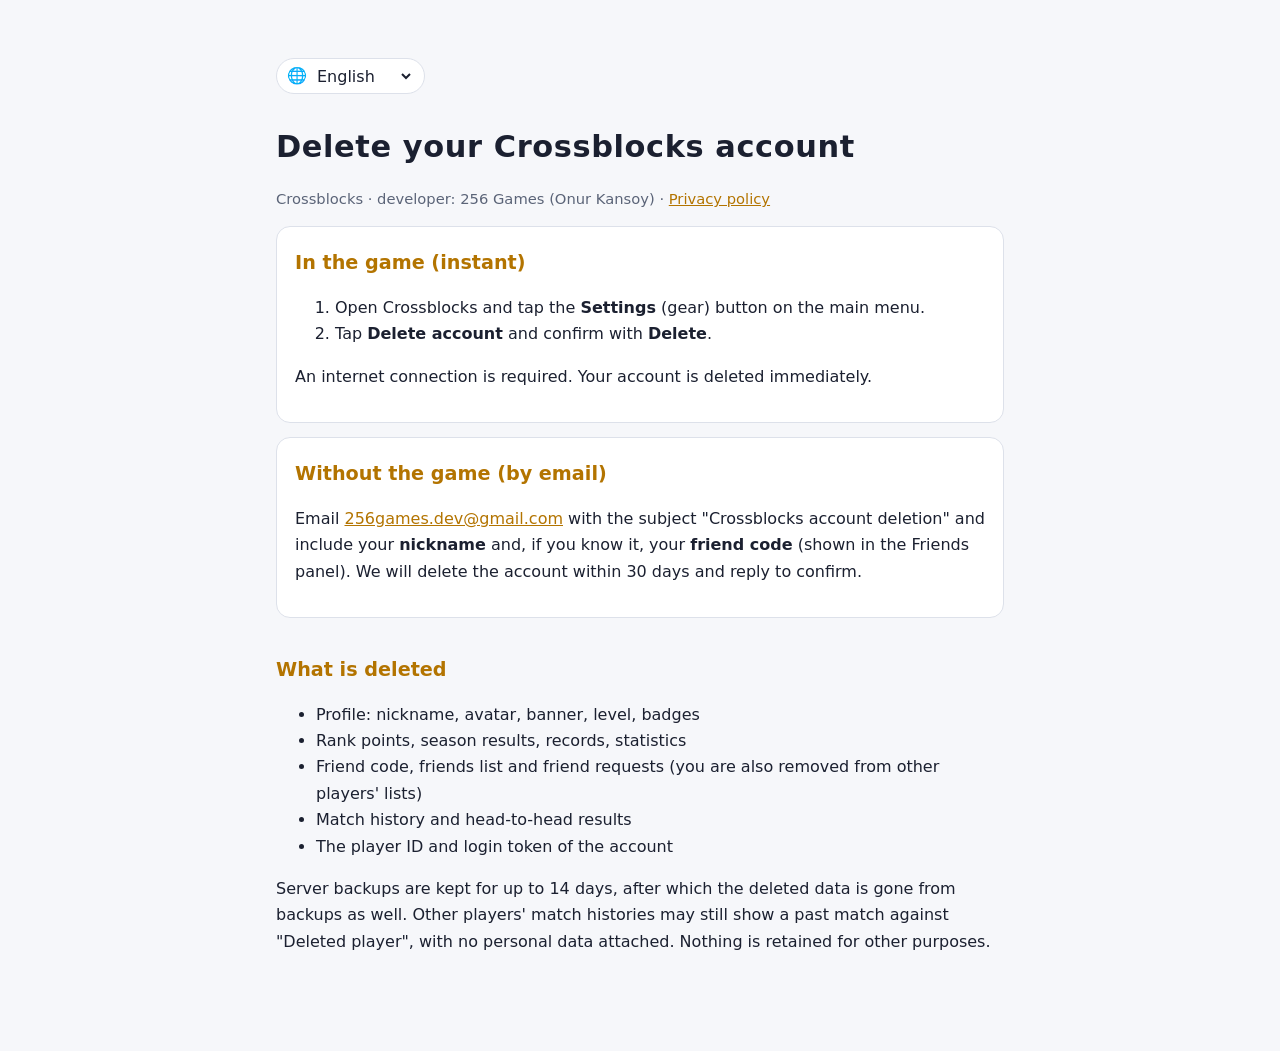
<file: delete.html>
<!doctype html>
<html lang="en">
<head>
<meta charset="utf-8">
<meta name="google" content="notranslate">
<meta name="viewport" content="width=device-width, initial-scale=1">
<title>Delete your Crossblocks account</title>
<link rel="stylesheet" href="style.css">
</head>
<body>
<main>
<nav><label>🌐 <select id="lang" aria-label="Language"><option value="en">English</option><option value="tr">Türkçe</option><option value="es">Español</option><option value="de">Deutsch</option><option value="fr">Français</option><option value="pt">Português</option><option value="it">Italiano</option><option value="ru">Русский</option><option value="zh">简体中文</option><option value="ja">日本語</option><option value="ko">한국어</option></select></label></nav>
<section id="en" lang="en" data-title="Delete your Crossblocks account">
<h1>Delete your Crossblocks account</h1>
<p class="muted">Crossblocks · developer: 256 Games (Onur Kansoy) · <a data-keep-lang="index.html" href="index.html">Privacy policy</a></p>
<div class="card">
<h2>In the game (instant)</h2>
<ol><li>Open Crossblocks and tap the <strong>Settings</strong> (gear) button on the main menu.</li><li>Tap <strong>Delete account</strong> and confirm with <strong>Delete</strong>.</li></ol>
<p>An internet connection is required. Your account is deleted immediately.</p>
</div>
<div class="card">
<h2>Without the game (by email)</h2>
<p>Email <a href="mailto:256games.dev@gmail.com?subject=Crossblocks%20account%20deletion">256games.dev@gmail.com</a> with the subject "Crossblocks account deletion" and include your <strong>nickname</strong> and, if you know it, your <strong>friend code</strong> (shown in the Friends panel). We will delete the account within 30 days and reply to confirm.</p>
</div>
<h2>What is deleted</h2>
<ul><li>Profile: nickname, avatar, banner, level, badges</li><li>Rank points, season results, records, statistics</li><li>Friend code, friends list and friend requests (you are also removed from other players&#x27; lists)</li><li>Match history and head-to-head results</li><li>The player ID and login token of the account</li></ul>
<p>Server backups are kept for up to 14 days, after which the deleted data is gone from backups as well. Other players&#x27; match histories may still show a past match against &quot;Deleted player&quot;, with no personal data attached. Nothing is retained for other purposes.</p>
</section>
<section id="tr" lang="tr" data-title="Crossblocks hesabını silme" hidden>
<h1>Crossblocks hesabını silme</h1>
<p class="muted">Crossblocks · geliştirici: 256 Games (Onur Kansoy) · <a data-keep-lang="index.html" href="index.html">Gizlilik politikası</a></p>
<div class="card">
<h2>Oyunun içinden (anında)</h2>
<ol><li>Crossblocks'u aç, ana menüde <strong>Ayarlar</strong> (dişli) düğmesine dokun.</li><li><strong>Hesabı sil</strong>'e dokun ve <strong>Sil</strong> ile onayla.</li></ol>
<p>İnternet bağlantısı gerekir. Hesabın hemen silinir.</p>
</div>
<div class="card">
<h2>Oyun olmadan (e-postayla)</h2>
<p><a href="mailto:256games.dev@gmail.com?subject=Crossblocks%20hesap%20silme">256games.dev@gmail.com</a> adresine "Crossblocks hesap silme" konulu bir e-posta gönder; <strong>takma adını</strong> ve biliyorsan <strong>arkadaş kodunu</strong> (Arkadaşlar panelinde görünür) yaz. Hesabın 30 gün içinde silinir ve sana onay yanıtı gönderilir.</p>
</div>
<h2>Neler silinir</h2>
<ul><li>Profil: takma ad, avatar, afiş, seviye, rozetler</li><li>Rank puanı, sezon sonuçları, rekorlar, istatistikler</li><li>Arkadaş kodu, arkadaş listesi ve istekler (diğer oyuncuların listelerinden de çıkarılırsın)</li><li>Maç geçmişi ve rakiplere karşı skorlar</li><li>Hesabın oyuncu kimliği ve giriş anahtarı</li></ul>
<p>Sunucu yedekleri en fazla 14 gün saklanır; sonrasında silinen veri yedeklerden de kalkar. Diğer oyuncuların maç geçmişinde seninle yapılmış eski bir maç, kişisel veri olmadan &quot;Silinmiş oyuncu&quot; olarak görünebilir. Başka bir amaçla veri saklanmaz.</p>
</section>
<section id="es" lang="es" data-title="Eliminar tu cuenta de Crossblocks" hidden>
<h1>Eliminar tu cuenta de Crossblocks</h1>
<p class="muted">Crossblocks · desarrollador: 256 Games (Onur Kansoy) · <a data-keep-lang="index.html" href="index.html">Política de privacidad</a></p>
<div class="card">
<h2>Desde el juego (al instante)</h2>
<ol><li>Abre Crossblocks y toca el botón de <strong>Ajustes</strong> (engranaje) en el menú principal.</li><li>Toca <strong>Borrar cuenta</strong> y confirma con <strong>Borrar</strong>.</li></ol>
<p>Se necesita conexión a internet. La cuenta se elimina de inmediato.</p>
</div>
<div class="card">
<h2>Sin el juego (por correo)</h2>
<p>Escribe a <a href="mailto:256games.dev@gmail.com?subject=Eliminar%20cuenta%20de%20Crossblocks">256games.dev@gmail.com</a> con el asunto "Eliminar cuenta de Crossblocks" e indica tu <strong>apodo</strong> y, si lo sabes, tu <strong>código de amigo</strong> (visible en el panel de amigos). Eliminaremos la cuenta en un plazo de 30 días y te responderemos para confirmarlo.</p>
</div>
<h2>Qué se elimina</h2>
<ul><li>Perfil: apodo, avatar, estandarte, nivel, insignias</li><li>Puntos de rango, resultados de temporada, récords, estadísticas</li><li>Código de amigo, lista de amigos y solicitudes (también se te quita de las listas de otros jugadores)</li><li>Historial de partidas y resultados directos</li><li>El ID de jugador y el token de inicio de sesión de la cuenta</li></ul>
<p>Las copias de seguridad del servidor se guardan hasta 14 días; después, los datos eliminados desaparecen también de ellas. El historial de otros jugadores puede mostrar una partida pasada contra &quot;Jugador eliminado&quot;, sin datos personales asociados. No se conserva nada con otros fines.</p>
</section>
<section id="de" lang="de" data-title="Crossblocks-Konto löschen" hidden>
<h1>Crossblocks-Konto löschen</h1>
<p class="muted">Crossblocks · Entwickler: 256 Games (Onur Kansoy) · <a data-keep-lang="index.html" href="index.html">Datenschutzerklärung</a></p>
<div class="card">
<h2>Im Spiel (sofort)</h2>
<ol><li>Öffne Crossblocks und tippe im Hauptmenü auf <strong>Einstellungen</strong> (Zahnrad).</li><li>Tippe auf <strong>Konto löschen</strong> und bestätige mit <strong>Löschen</strong>.</li></ol>
<p>Eine Internetverbindung ist nötig. Dein Konto wird sofort gelöscht.</p>
</div>
<div class="card">
<h2>Ohne das Spiel (per E-Mail)</h2>
<p>Schreibe an <a href="mailto:256games.dev@gmail.com?subject=Crossblocks%20Konto%20l%C3%B6schen">256games.dev@gmail.com</a> mit dem Betreff "Crossblocks Konto löschen" und gib deinen <strong>Spitznamen</strong> und, falls bekannt, deinen <strong>Freundescode</strong> (im Freunde-Bereich sichtbar) an. Wir löschen das Konto innerhalb von 30 Tagen und bestätigen es dir per Antwort.</p>
</div>
<h2>Was gelöscht wird</h2>
<ul><li>Profil: Spitzname, Avatar, Banner, Stufe, Abzeichen</li><li>Ranglistenpunkte, Saisonergebnisse, Rekorde, Statistiken</li><li>Freundescode, Freundesliste und Anfragen (du wirst auch aus den Listen anderer Spieler entfernt)</li><li>Spielverlauf und direkte Bilanz</li><li>Spieler-ID und Anmelde-Token des Kontos</li></ul>
<p>Server-Sicherungen werden bis zu 14 Tage aufbewahrt; danach sind die gelöschten Daten auch dort entfernt. Im Spielverlauf anderer Spieler kann ein früheres Match gegen &quot;Gelöschter Spieler&quot; erscheinen, ohne personenbezogene Daten. Zu anderen Zwecken wird nichts aufbewahrt.</p>
</section>
<section id="fr" lang="fr" data-title="Supprimer ton compte Crossblocks" hidden>
<h1>Supprimer ton compte Crossblocks</h1>
<p class="muted">Crossblocks · développeur : 256 Games (Onur Kansoy) · <a data-keep-lang="index.html" href="index.html">Politique de confidentialité</a></p>
<div class="card">
<h2>Dans le jeu (immédiat)</h2>
<ol><li>Ouvre Crossblocks et touche le bouton <strong>Paramètres</strong> (engrenage) du menu principal.</li><li>Touche <strong>Supprimer le compte</strong> et confirme avec <strong>Supprimer</strong>.</li></ol>
<p>Une connexion internet est nécessaire. Ton compte est supprimé immédiatement.</p>
</div>
<div class="card">
<h2>Sans le jeu (par e-mail)</h2>
<p>Écris à <a href="mailto:256games.dev@gmail.com?subject=Suppression%20de%20compte%20Crossblocks">256games.dev@gmail.com</a> avec l'objet « Suppression de compte Crossblocks » en indiquant ton <strong>pseudo</strong> et, si tu le connais, ton <strong>code ami</strong> (visible dans le panneau Amis). Nous supprimerons le compte sous 30 jours et te répondrons pour confirmer.</p>
</div>
<h2>Ce qui est supprimé</h2>
<ul><li>Profil : pseudo, avatar, bannière, niveau, badges</li><li>Points de rang, résultats de saison, records, statistiques</li><li>Code ami, liste d&#x27;amis et demandes (tu es aussi retiré des listes des autres joueurs)</li><li>Historique des matchs et bilans face à face</li><li>L&#x27;identifiant de joueur et le jeton de connexion du compte</li></ul>
<p>Les sauvegardes du serveur sont conservées jusqu&#x27;à 14 jours ; ensuite, les données supprimées disparaissent aussi des sauvegardes. L&#x27;historique d&#x27;autres joueurs peut montrer un ancien match contre « Joueur supprimé », sans donnée personnelle. Rien n&#x27;est conservé à d&#x27;autres fins.</p>
</section>
<section id="pt" lang="pt" data-title="Excluir sua conta do Crossblocks" hidden>
<h1>Excluir sua conta do Crossblocks</h1>
<p class="muted">Crossblocks · desenvolvedor: 256 Games (Onur Kansoy) · <a data-keep-lang="index.html" href="index.html">Política de privacidade</a></p>
<div class="card">
<h2>No jogo (na hora)</h2>
<ol><li>Abra o Crossblocks e toque no botão <strong>Configurações</strong> (engrenagem) no menu principal.</li><li>Toque em <strong>Excluir conta</strong> e confirme com <strong>Excluir</strong>.</li></ol>
<p>É preciso estar conectado à internet. A conta é excluída imediatamente.</p>
</div>
<div class="card">
<h2>Sem o jogo (por e-mail)</h2>
<p>Envie um e-mail para <a href="mailto:256games.dev@gmail.com?subject=Exclus%C3%A3o%20de%20conta%20do%20Crossblocks">256games.dev@gmail.com</a> com o assunto "Exclusão de conta do Crossblocks" informando seu <strong>apelido</strong> e, se souber, seu <strong>código de amigo</strong> (visível no painel de amigos). Excluiremos a conta em até 30 dias e responderemos para confirmar.</p>
</div>
<h2>O que é excluído</h2>
<ul><li>Perfil: apelido, avatar, banner, nível, emblemas</li><li>Pontos de rank, resultados de temporada, recordes, estatísticas</li><li>Código de amigo, lista de amigos e pedidos (você também sai das listas de outros jogadores)</li><li>Histórico de partidas e confrontos diretos</li><li>O ID de jogador e o token de login da conta</li></ul>
<p>Os backups do servidor são mantidos por até 14 dias; depois disso, os dados excluídos também somem dos backups. O histórico de outros jogadores pode mostrar uma partida antiga contra &quot;Jogador excluído&quot;, sem dados pessoais. Nada é mantido para outros fins.</p>
</section>
<section id="it" lang="it" data-title="Eliminare l&#x27;account Crossblocks" hidden>
<h1>Eliminare l&#x27;account Crossblocks</h1>
<p class="muted">Crossblocks · sviluppatore: 256 Games (Onur Kansoy) · <a data-keep-lang="index.html" href="index.html">Informativa sulla privacy</a></p>
<div class="card">
<h2>Dal gioco (subito)</h2>
<ol><li>Apri Crossblocks e tocca il pulsante <strong>Impostazioni</strong> (ingranaggio) nel menu principale.</li><li>Tocca <strong>Elimina account</strong> e conferma con <strong>Elimina</strong>.</li></ol>
<p>Serve una connessione a internet. L&#x27;account viene eliminato subito.</p>
</div>
<div class="card">
<h2>Senza il gioco (via e-mail)</h2>
<p>Scrivi a <a href="mailto:256games.dev@gmail.com?subject=Eliminazione%20account%20Crossblocks">256games.dev@gmail.com</a> con oggetto "Eliminazione account Crossblocks" indicando il tuo <strong>nickname</strong> e, se lo conosci, il tuo <strong>codice amico</strong> (visibile nel pannello Amici). Elimineremo l'account entro 30 giorni e ti risponderemo per conferma.</p>
</div>
<h2>Cosa viene eliminato</h2>
<ul><li>Profilo: nickname, avatar, stendardo, livello, distintivi</li><li>Punti rango, risultati stagionali, record, statistiche</li><li>Codice amico, lista amici e richieste (vieni rimosso anche dalle liste degli altri giocatori)</li><li>Cronologia partite e scontri diretti</li><li>L&#x27;ID giocatore e il token di accesso dell&#x27;account</li></ul>
<p>I backup del server sono conservati fino a 14 giorni; dopo, i dati eliminati spariscono anche dai backup. La cronologia di altri giocatori può mostrare una vecchia partita contro &quot;Giocatore eliminato&quot;, senza dati personali. Nulla viene conservato per altri scopi.</p>
</section>
<section id="ru" lang="ru" data-title="Удаление аккаунта Crossblocks" hidden>
<h1>Удаление аккаунта Crossblocks</h1>
<p class="muted">Crossblocks · разработчик: 256 Games (Onur Kansoy) · <a data-keep-lang="index.html" href="index.html">Политика конфиденциальности</a></p>
<div class="card">
<h2>В игре (сразу)</h2>
<ol><li>Открой Crossblocks и нажми кнопку <strong>Настройки</strong> (шестерёнка) в главном меню.</li><li>Нажми <strong>Удалить аккаунт</strong> и подтверди кнопкой <strong>Удалить</strong>.</li></ol>
<p>Нужно подключение к интернету. Аккаунт удаляется сразу.</p>
</div>
<div class="card">
<h2>Без игры (по e-mail)</h2>
<p>Напиши на <a href="mailto:256games.dev@gmail.com?subject=%D0%A3%D0%B4%D0%B0%D0%BB%D0%B5%D0%BD%D0%B8%D0%B5%20%D0%B0%D0%BA%D0%BA%D0%B0%D1%83%D0%BD%D1%82%D0%B0%20Crossblocks">256games.dev@gmail.com</a> с темой «Удаление аккаунта Crossblocks» и укажи свой <strong>ник</strong> и, если знаешь, <strong>код друга</strong> (виден в разделе «Друзья»). Мы удалим аккаунт в течение 30 дней и ответим с подтверждением.</p>
</div>
<h2>Что удаляется</h2>
<ul><li>Профиль: ник, аватар, баннер, уровень, значки</li><li>Очки ранга, итоги сезонов, рекорды, статистика</li><li>Код друга, список друзей и заявки (ты также исчезаешь из списков других игроков)</li><li>История матчей и счёт личных встреч</li><li>ID игрока и токен входа аккаунта</li></ul>
<p>Резервные копии сервера хранятся до 14 дней, после чего удалённые данные исчезают и из них. В истории других игроков может остаться прошлый матч против «Удалённый игрок» — без персональных данных. Ничего не хранится для других целей.</p>
</section>
<section id="zh" lang="zh" data-title="删除你的 Crossblocks 账号" hidden>
<h1>删除你的 Crossblocks 账号</h1>
<p class="muted">Crossblocks · 开发者：256 Games (Onur Kansoy) · <a data-keep-lang="index.html" href="index.html">隐私政策</a></p>
<div class="card">
<h2>在游戏中（立即生效）</h2>
<ol><li>打开 Crossblocks，点击主菜单上的<strong>设置</strong>（齿轮）按钮。</li><li>点击<strong>删除账号</strong>，并点击<strong>删除</strong>确认。</li></ol>
<p>需要联网。账号会立即删除。</p>
</div>
<div class="card">
<h2>不通过游戏（发送邮件）</h2>
<p>发送邮件至 <a href="mailto:256games.dev@gmail.com?subject=%E5%88%A0%E9%99%A4%20Crossblocks%20%E8%B4%A6%E5%8F%B7">256games.dev@gmail.com</a>，主题为“删除 Crossblocks 账号”，并写明你的<strong>昵称</strong>以及（如知道）<strong>好友码</strong>（在好友面板中显示）。我们会在 30 天内删除账号并回复确认。</p>
</div>
<h2>删除的内容</h2>
<ul><li>资料：昵称、头像、横幅、等级、徽章</li><li>段位积分、赛季结果、纪录、统计</li><li>好友码、好友列表和请求（你也会从其他玩家的列表中移除）</li><li>对战记录和交手战绩</li><li>账号的玩家 ID 和登录令牌</li></ul>
<p>服务器备份最多保留 14 天，之后已删除的数据也会从备份中消失。其他玩家的对战记录中可能仍显示与“已删除的玩家”的旧对局，但不含个人数据。不会出于其他目的保留任何数据。</p>
</section>
<section id="ja" lang="ja" data-title="Crossblocks アカウントの削除" hidden>
<h1>Crossblocks アカウントの削除</h1>
<p class="muted">Crossblocks · 開発者：256 Games (Onur Kansoy) · <a data-keep-lang="index.html" href="index.html">プライバシーポリシー</a></p>
<div class="card">
<h2>ゲーム内で（すぐに削除）</h2>
<ol><li>Crossblocks を開き、メインメニューの<strong>設定</strong>（歯車）ボタンをタップします。</li><li><strong>アカウント削除</strong>をタップし、<strong>削除</strong>で確定します。</li></ol>
<p>インターネット接続が必要です。アカウントはすぐに削除されます。</p>
</div>
<div class="card">
<h2>ゲームを使わずに（メールで）</h2>
<p><a href="mailto:256games.dev@gmail.com?subject=Crossblocks%20%E3%82%A2%E3%82%AB%E3%82%A6%E3%83%B3%E3%83%88%E5%89%8A%E9%99%A4">256games.dev@gmail.com</a> 宛に件名「Crossblocks アカウント削除」でメールを送り、<strong>ニックネーム</strong>と、わかれば<strong>フレンドコード</strong>（フレンド画面に表示）を記載してください。30 日以内にアカウントを削除し、確認のご返信をします。</p>
</div>
<h2>削除される内容</h2>
<ul><li>プロフィール：ニックネーム、アバター、バナー、レベル、バッジ</li><li>ランクポイント、シーズン結果、記録、統計</li><li>フレンドコード、フレンドリスト、申請（他のプレイヤーのリストからも外れます）</li><li>対戦履歴と通算成績</li><li>アカウントのプレイヤー ID とログイントークン</li></ul>
<p>サーバーのバックアップは最長 14 日間保管され、その後は削除済みのデータもバックアップから消えます。他のプレイヤーの対戦履歴に「削除されたプレイヤー」との過去の対戦が表示される場合がありますが、個人データは含まれません。その他の目的でデータを保持することはありません。</p>
</section>
<section id="ko" lang="ko" data-title="Crossblocks 계정 삭제" hidden>
<h1>Crossblocks 계정 삭제</h1>
<p class="muted">Crossblocks · 개발자: 256 Games (Onur Kansoy) · <a data-keep-lang="index.html" href="index.html">개인정보 처리방침</a></p>
<div class="card">
<h2>게임에서 (즉시)</h2>
<ol><li>Crossblocks를 열고 메인 메뉴의 <strong>설정</strong>(톱니바퀴) 버튼을 누릅니다.</li><li><strong>계정 삭제</strong>를 누르고 <strong>삭제</strong>로 확인합니다.</li></ol>
<p>인터넷 연결이 필요합니다. 계정은 즉시 삭제됩니다.</p>
</div>
<div class="card">
<h2>게임 없이 (이메일)</h2>
<p><a href="mailto:256games.dev@gmail.com?subject=Crossblocks%20%EA%B3%84%EC%A0%95%20%EC%82%AD%EC%A0%9C">256games.dev@gmail.com</a>(으)로 제목을 "Crossblocks 계정 삭제"로 하여 이메일을 보내고 <strong>닉네임</strong>과, 알고 있다면 <strong>친구 코드</strong>(친구 화면에 표시)를 적어 주세요. 30일 이내에 계정을 삭제하고 확인 답장을 드립니다.</p>
</div>
<h2>삭제되는 항목</h2>
<ul><li>프로필: 닉네임, 아바타, 배너, 레벨, 배지</li><li>랭크 점수, 시즌 결과, 기록, 통계</li><li>친구 코드, 친구 목록 및 요청(다른 플레이어의 목록에서도 제거됨)</li><li>대전 기록 및 상대 전적</li><li>계정의 플레이어 ID와 로그인 토큰</li></ul>
<p>서버 백업은 최대 14일간 보관되며, 그 후에는 삭제된 데이터가 백업에서도 사라집니다. 다른 플레이어의 대전 기록에는 개인정보 없이 &quot;삭제된 플레이어&quot;와의 지난 대전이 표시될 수 있습니다. 다른 목적으로 보관하는 데이터는 없습니다.</p>
</section>
</main>
<script>
// dil: ?lang= (oyun Lang.code gönderir, ör. pt_BR, zh_CN) ya da tarayıcı dili; yoksa İngilizce
(function(){
  var langs = ["en", "tr", "es", "de", "fr", "pt", "it", "ru", "zh", "ja", "ko"];
  function pick(v){ v = (v || "").toLowerCase().replace("_", "-").split("-")[0]; return langs.indexOf(v) >= 0 ? v : "en"; }
  function show(l){
    document.documentElement.lang = l;
    langs.forEach(function(x){ document.getElementById(x).hidden = x !== l; });
    document.getElementById("lang").value = l;
    document.querySelectorAll("a[data-keep-lang]").forEach(function(a){ a.href = a.getAttribute("data-keep-lang") + "?lang=" + l; });
    var t = document.getElementById(l).getAttribute("data-title"); if (t) document.title = t;
  }
  var q = new URLSearchParams(location.search).get("lang");
  show(pick(q || navigator.language));
  document.getElementById("lang").addEventListener("change", function(e){
    show(e.target.value); history.replaceState(null, "", "?lang=" + e.target.value);
  });
})();
</script>
</body>
</html>
</file>
<file: style.css>
:root{--bg:#171b26;--fg:#e9ecf2;--muted:#9aa3b5;--accent:#ffc75a;--line:#2a3142;--card:#1e2331}
@media (prefers-color-scheme: light){:root{--bg:#f6f7fa;--fg:#1b2030;--muted:#5b6478;--accent:#b37400;--line:#dde1ea;--card:#fff}}
*{box-sizing:border-box}
body{margin:0;background:var(--bg);color:var(--fg);font:16px/1.65 system-ui,-apple-system,"Segoe UI",Roboto,sans-serif}
main{max-width:760px;margin:0 auto;padding:40px 16px 80px}
h1{font-size:1.9rem;margin:0 0 4px;letter-spacing:.02em}
h2{font-size:1.2rem;margin:36px 0 8px;color:var(--accent)}
p,li{color:var(--fg)}
.muted{color:var(--muted);font-size:.92rem}
nav{display:flex;gap:10px;flex-wrap:wrap;margin:18px 0 28px}
nav a{padding:6px 14px;border:1px solid var(--line);border-radius:999px;text-decoration:none;color:var(--fg);background:var(--card)}
a{color:var(--accent)}
table{width:100%;border-collapse:collapse;margin:8px 0;font-size:.95rem}
th,td{text-align:left;padding:8px 10px;border-bottom:1px solid var(--line);vertical-align:top}
th{color:var(--muted);font-weight:600}
.card{background:var(--card);border:1px solid var(--line);border-radius:14px;padding:16px 18px;margin:14px 0}
hr{border:0;border-top:1px solid var(--line);margin:48px 0}
.wrap{overflow-x:auto}
nav label{display:inline-flex;align-items:center;gap:6px;padding:4px 10px;border:1px solid var(--line);border-radius:999px;background:var(--card)}
nav select{background:transparent;color:var(--fg);border:0;font:inherit;padding:2px 0}
nav select option{color:#1b2030}
.card h2{margin-top:4px}
</file>
